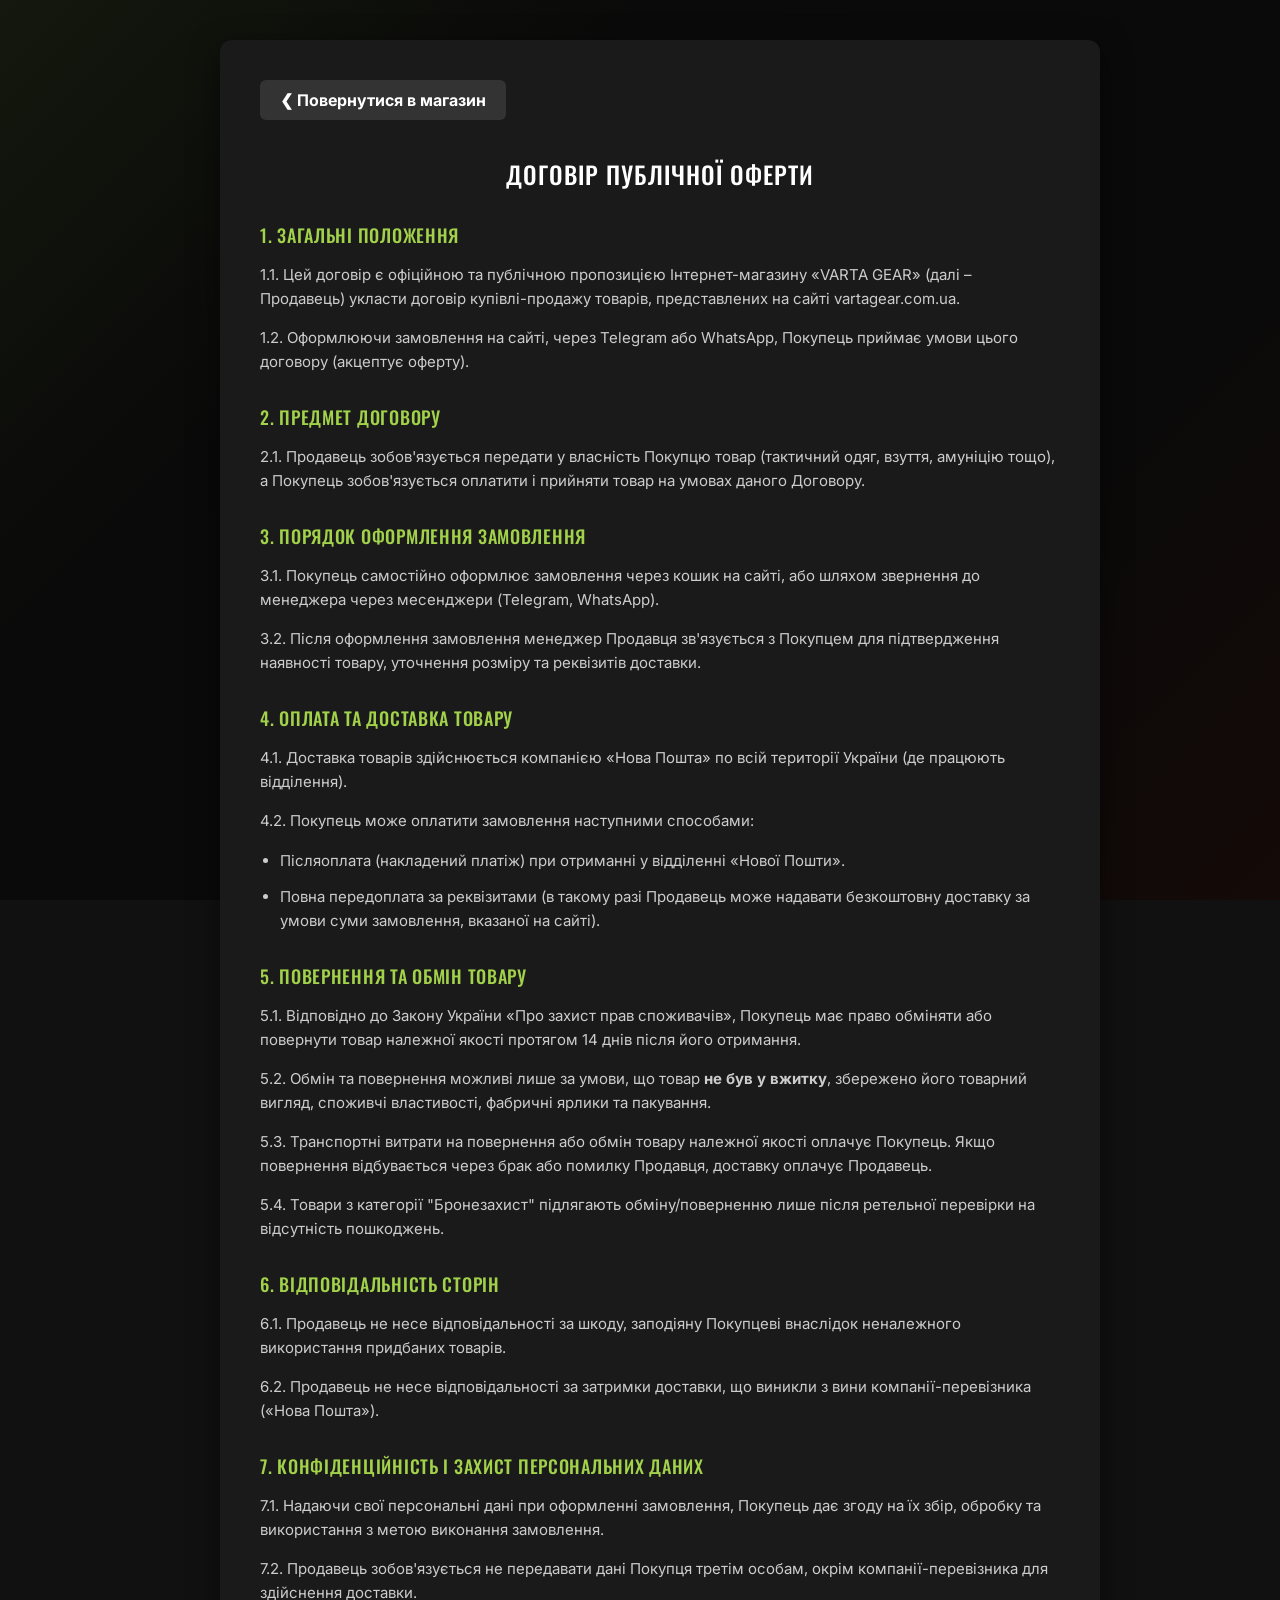
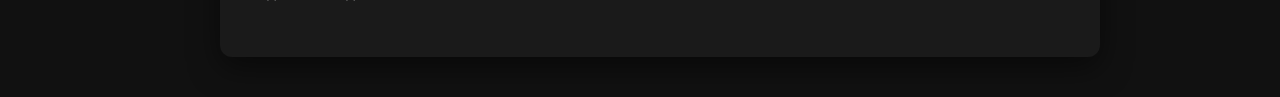
<file: offer.html>
<!DOCTYPE html>
<html lang="uk">
<head>
    <meta charset="UTF-8">
    <meta name="viewport" content="width=device-width, initial-scale=1.0">
    <title>Договір публічної оферти | VARTA GEAR</title>
    <link href="https://fonts.googleapis.com/css2?family=Inter:wght@400;600;700;800;900&family=Oswald:wght@500;700&display=swap" rel="stylesheet">
    <link rel="stylesheet" href="style.css">
    <style>
        .legal-page { background: #111; color: #eee; min-height: 100vh; padding: 40px 20px; font-family: 'Inter', sans-serif; }
        .legal-container { max-width: 800px; margin: 0 auto; background: #1a1a1a; padding: 40px; border-radius: 12px; box-shadow: 0 10px 30px rgba(0,0,0,0.5); }
        .legal-container h1 { text-align: center; margin-bottom: 30px; color: #fff; font-size: 24px; }
        .legal-container h2 { margin-top: 30px; margin-bottom: 15px; color: var(--mono-lime, #A2D24A); font-size: 18px; text-transform: uppercase; }
        .legal-container p, .legal-container li { margin-bottom: 12px; font-size: 15px; line-height: 1.6; color: #ccc; }
        .legal-container ul { padding-left: 20px; }
        .back-btn { display: inline-block; margin-bottom: 20px; color: #fff; text-decoration: none; font-weight: bold; background: #333; padding: 10px 20px; border-radius: 6px; }
        .back-btn:hover { background: #444; }
    </style>
</head>
<body class="legal-page">

    <div class="legal-container">
        <a href="index.html" class="back-btn">❮ Повернутися в магазин</a>
        
        <h1>ДОГОВІР ПУБЛІЧНОЇ ОФЕРТИ</h1>
        
        <h2>1. Загальні положення</h2>
        <p>1.1. Цей договір є офіційною та публічною пропозицією Інтернет-магазину «VARTA GEAR» (далі – Продавець) укласти договір купівлі-продажу товарів, представлених на сайті vartagear.com.ua.</p>
        <p>1.2. Оформлюючи замовлення на сайті, через Telegram або WhatsApp, Покупець приймає умови цього договору (акцептує оферту).</p>

        <h2>2. Предмет договору</h2>
        <p>2.1. Продавець зобов'язується передати у власність Покупцю товар (тактичний одяг, взуття, амуніцію тощо), а Покупець зобов'язується оплатити і прийняти товар на умовах даного Договору.</p>

        <h2>3. Порядок оформлення замовлення</h2>
        <p>3.1. Покупець самостійно оформлює замовлення через кошик на сайті, або шляхом звернення до менеджера через месенджери (Telegram, WhatsApp).</p>
        <p>3.2. Після оформлення замовлення менеджер Продавця зв'язується з Покупцем для підтвердження наявності товару, уточнення розміру та реквізитів доставки.</p>

        <h2>4. Оплата та доставка товару</h2>
        <p>4.1. Доставка товарів здійснюється компанією «Нова Пошта» по всій території України (де працюють відділення).</p>
        <p>4.2. Покупець може оплатити замовлення наступними способами:</p>
        <ul>
            <li>Післяоплата (накладений платіж) при отриманні у відділенні «Нової Пошти».</li>
            <li>Повна передоплата за реквізитами (в такому разі Продавець може надавати безкоштовну доставку за умови суми замовлення, вказаної на сайті).</li>
        </ul>

        <h2>5. Повернення та обмін товару</h2>
        <p>5.1. Відповідно до Закону України «Про захист прав споживачів», Покупець має право обміняти або повернути товар належної якості протягом 14 днів після його отримання.</p>
        <p>5.2. Обмін та повернення можливі лише за умови, що товар <strong>не був у вжитку</strong>, збережено його товарний вигляд, споживчі властивості, фабричні ярлики та пакування.</p>
        <p>5.3. Транспортні витрати на повернення або обмін товару належної якості оплачує Покупець. Якщо повернення відбувається через брак або помилку Продавця, доставку оплачує Продавець.</p>
        <p>5.4. Товари з категорії "Бронезахист" підлягають обміну/поверненню лише після ретельної перевірки на відсутність пошкоджень.</p>

        <h2>6. Відповідальність сторін</h2>
        <p>6.1. Продавець не несе відповідальності за шкоду, заподіяну Покупцеві внаслідок неналежного використання придбаних товарів.</p>
        <p>6.2. Продавець не несе відповідальності за затримки доставки, що виникли з вини компанії-перевізника («Нова Пошта»).</p>

        <h2>7. Конфіденційність і захист персональних даних</h2>
        <p>7.1. Надаючи свої персональні дані при оформленні замовлення, Покупець дає згоду на їх збір, обробку та використання з метою виконання замовлення.</p>
        <p>7.2. Продавець зобов'язується не передавати дані Покупця третім особам, окрім компанії-перевізника для здійснення доставки.</p>
    </div>

</body>
</html>
</file>
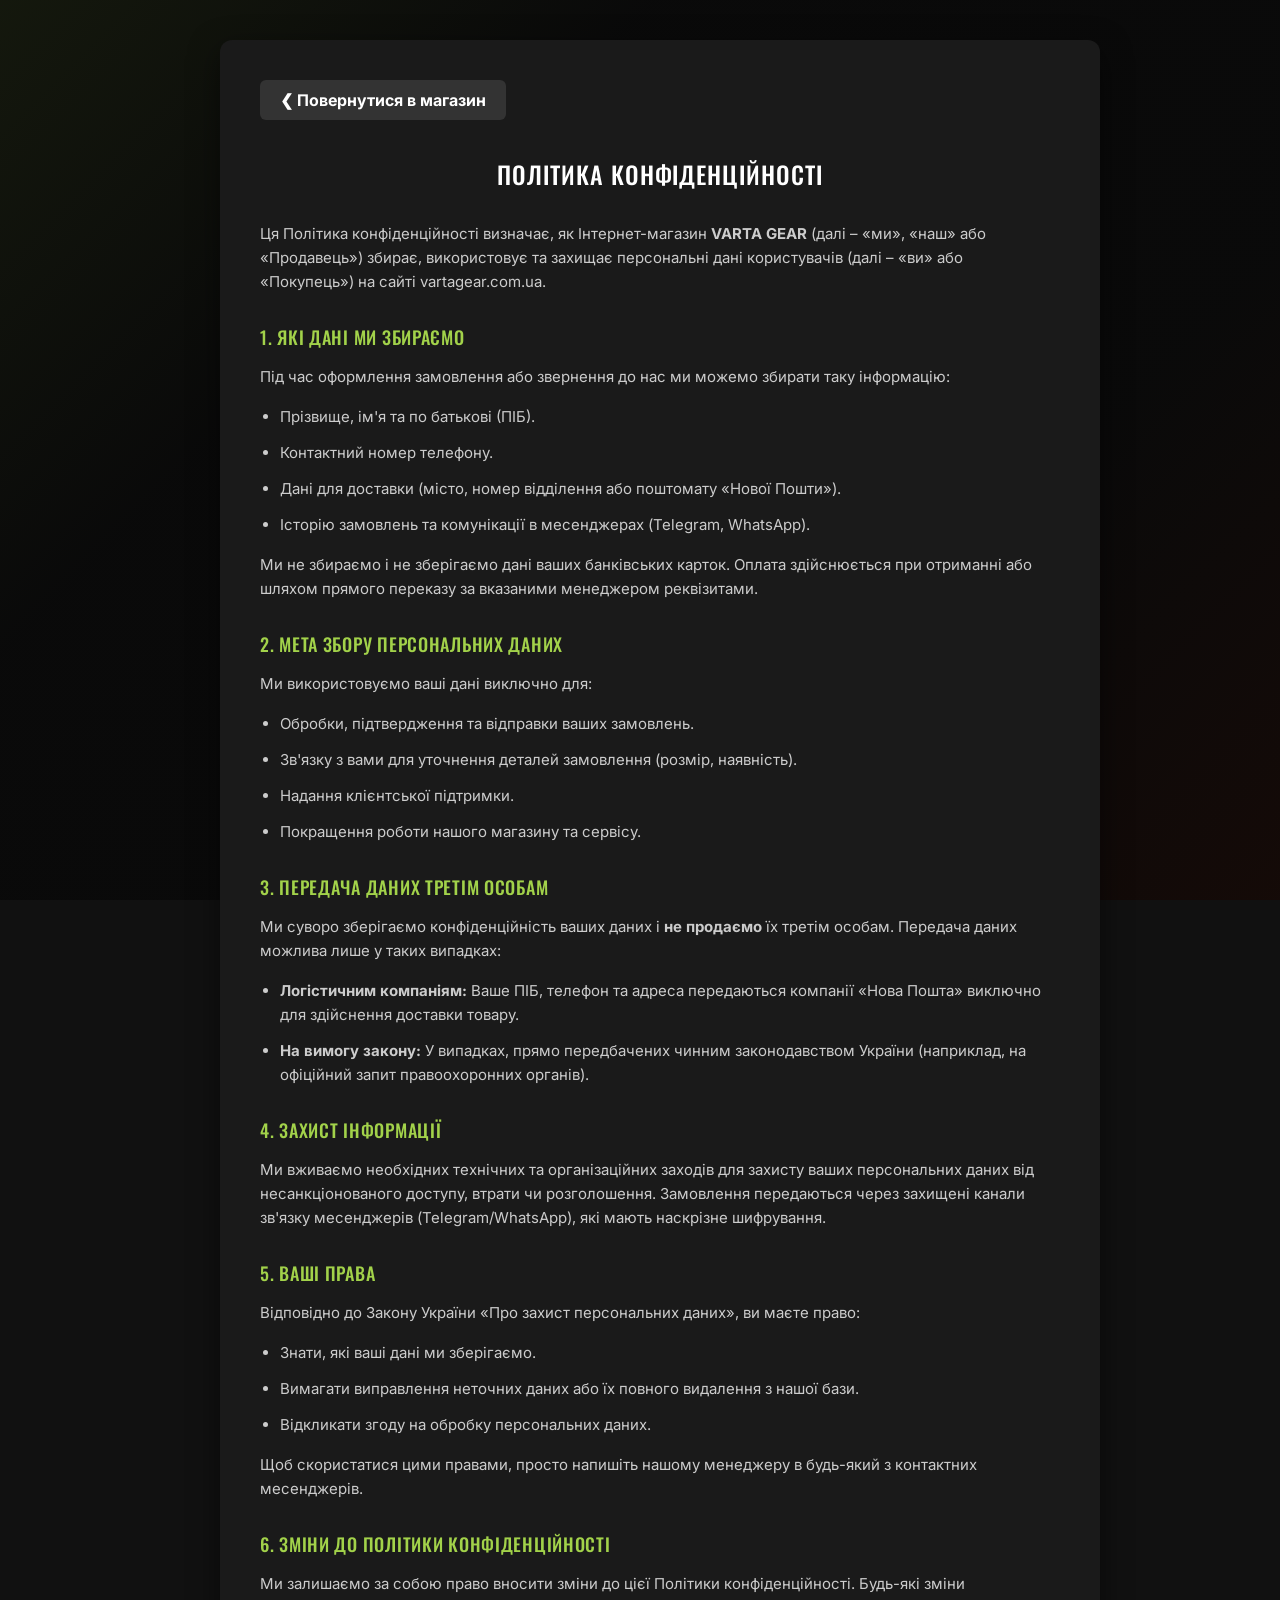
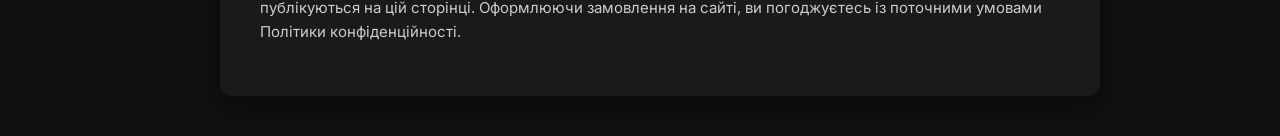
<file: privacy.html>
<!DOCTYPE html>
<html lang="uk">
<head>
    <meta charset="UTF-8">
    <meta name="viewport" content="width=device-width, initial-scale=1.0">
    <title>Політика конфіденційності | VARTA GEAR</title>
    <link href="https://fonts.googleapis.com/css2?family=Inter:wght@400;600;700;800;900&family=Oswald:wght@500;700&display=swap" rel="stylesheet">
    <link rel="stylesheet" href="style.css">
    <style>
        .legal-page { background: #111; color: #eee; min-height: 100vh; padding: 40px 20px; font-family: 'Inter', sans-serif; }
        .legal-container { max-width: 800px; margin: 0 auto; background: #1a1a1a; padding: 40px; border-radius: 12px; box-shadow: 0 10px 30px rgba(0,0,0,0.5); }
        .legal-container h1 { text-align: center; margin-bottom: 30px; color: #fff; font-size: 24px; }
        .legal-container h2 { margin-top: 30px; margin-bottom: 15px; color: var(--mono-lime, #A2D24A); font-size: 18px; text-transform: uppercase; }
        .legal-container p, .legal-container li { margin-bottom: 12px; font-size: 15px; line-height: 1.6; color: #ccc; }
        .legal-container ul { padding-left: 20px; }
        .back-btn { display: inline-block; margin-bottom: 20px; color: #fff; text-decoration: none; font-weight: bold; background: #333; padding: 10px 20px; border-radius: 6px; transition: 0.3s; }
        .back-btn:hover { background: #444; }
    </style>
</head>
<body class="legal-page">

    <div class="legal-container">
        <a href="index.html" class="back-btn">❮ Повернутися в магазин</a>
        
        <h1>ПОЛІТИКА КОНФІДЕНЦІЙНОСТІ</h1>
        
        <p>Ця Політика конфіденційності визначає, як Інтернет-магазин <strong>VARTA GEAR</strong> (далі – «ми», «наш» або «Продавець») збирає, використовує та захищає персональні дані користувачів (далі – «ви» або «Покупець») на сайті vartagear.com.ua.</p>

        <h2>1. Які дані ми збираємо</h2>
        <p>Під час оформлення замовлення або звернення до нас ми можемо збирати таку інформацію:</p>
        <ul>
            <li>Прізвище, ім'я та по батькові (ПІБ).</li>
            <li>Контактний номер телефону.</li>
            <li>Дані для доставки (місто, номер відділення або поштомату «Нової Пошти»).</li>
            <li>Історію замовлень та комунікації в месенджерах (Telegram, WhatsApp).</li>
        </ul>
        <p>Ми не збираємо і не зберігаємо дані ваших банківських карток. Оплата здійснюється при отриманні або шляхом прямого переказу за вказаними менеджером реквізитами.</p>

        <h2>2. Мета збору персональних даних</h2>
        <p>Ми використовуємо ваші дані виключно для:</p>
        <ul>
            <li>Обробки, підтвердження та відправки ваших замовлень.</li>
            <li>Зв'язку з вами для уточнення деталей замовлення (розмір, наявність).</li>
            <li>Надання клієнтської підтримки.</li>
            <li>Покращення роботи нашого магазину та сервісу.</li>
        </ul>

        <h2>3. Передача даних третім особам</h2>
        <p>Ми суворо зберігаємо конфіденційність ваших даних і <strong>не продаємо</strong> їх третім особам. Передача даних можлива лише у таких випадках:</p>
        <ul>
            <li><strong>Логістичним компаніям:</strong> Ваше ПІБ, телефон та адреса передаються компанії «Нова Пошта» виключно для здійснення доставки товару.</li>
            <li><strong>На вимогу закону:</strong> У випадках, прямо передбачених чинним законодавством України (наприклад, на офіційний запит правоохоронних органів).</li>
        </ul>

        <h2>4. Захист інформації</h2>
        <p>Ми вживаємо необхідних технічних та організаційних заходів для захисту ваших персональних даних від несанкціонованого доступу, втрати чи розголошення. Замовлення передаються через захищені канали зв'язку месенджерів (Telegram/WhatsApp), які мають наскрізне шифрування.</p>

        <h2>5. Ваші права</h2>
        <p>Відповідно до Закону України «Про захист персональних даних», ви маєте право:</p>
        <ul>
            <li>Знати, які ваші дані ми зберігаємо.</li>
            <li>Вимагати виправлення неточних даних або їх повного видалення з нашої бази.</li>
            <li>Відкликати згоду на обробку персональних даних.</li>
        </ul>
        <p>Щоб скористатися цими правами, просто напишіть нашому менеджеру в будь-який з контактних месенджерів.</p>

        <h2>6. Зміни до Політики конфіденційності</h2>
        <p>Ми залишаємо за собою право вносити зміни до цієї Політики конфіденційності. Будь-які зміни публікуються на цій сторінці. Оформлюючи замовлення на сайті, ви погоджуєтесь із поточними умовами Політики конфіденційності.</p>
    </div>

</body>
</html>
</file>
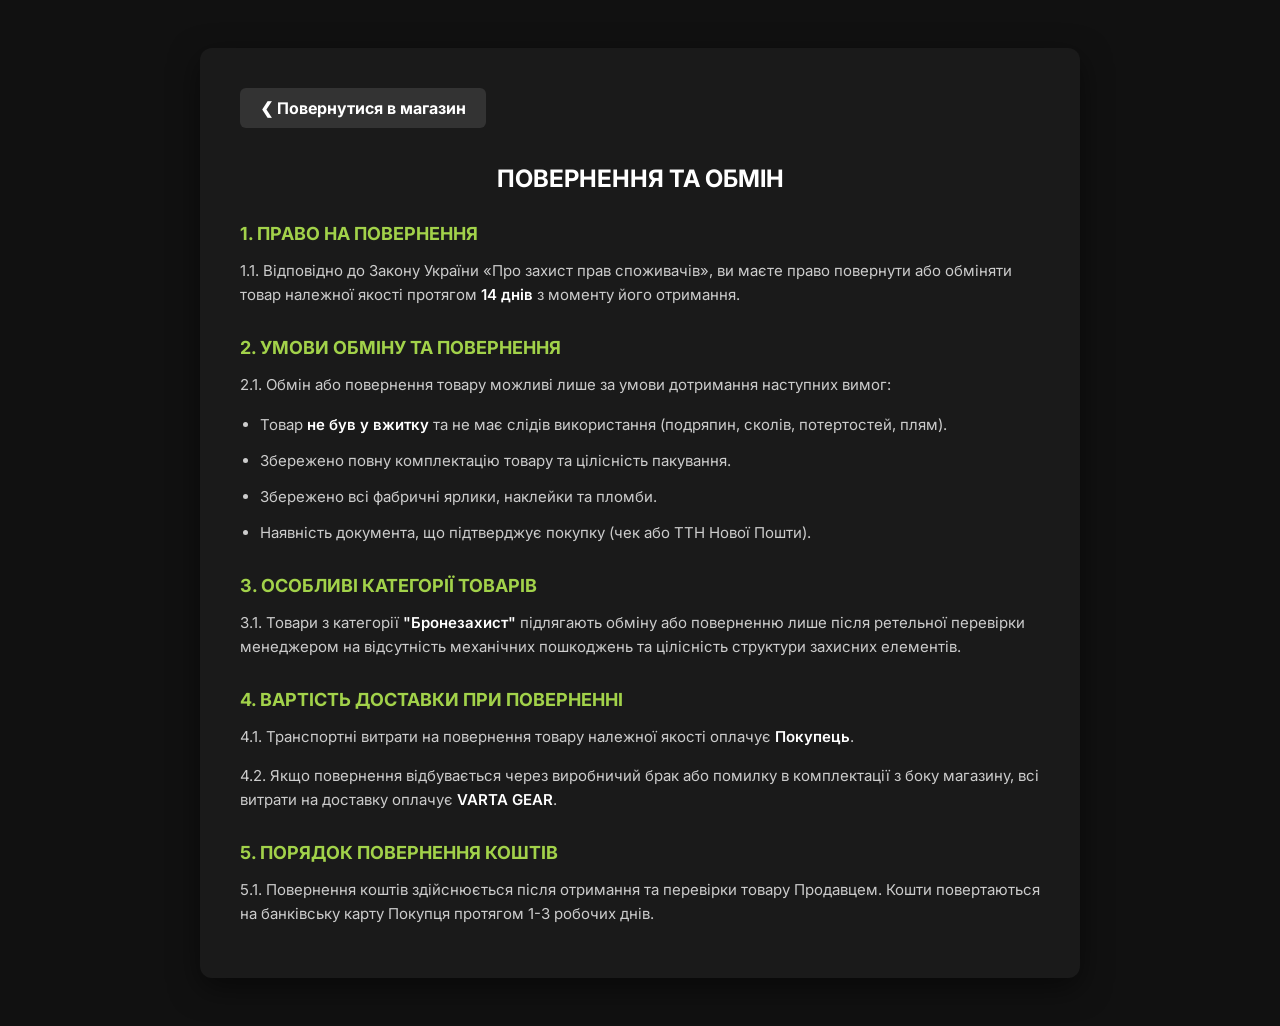
<file: returns.html>
<!DOCTYPE html>
<html lang="uk">
<head>
    <meta charset="UTF-8">
    <meta name="viewport" content="width=device-width, initial-scale=1.0">
    <title>Повернення та обмін | VARTA GEAR</title>
    <link href="https://fonts.googleapis.com/css2?family=Inter:wght@400;600;700;800;900&family=Oswald:wght@500;700&display=swap" rel="stylesheet">
    <style>
        .legal-page { background: #111; color: #eee; min-height: 100vh; padding: 40px 20px; font-family: 'Inter', sans-serif; }
        .legal-container { max-width: 800px; margin: 0 auto; background: #1a1a1a; padding: 40px; border-radius: 12px; box-shadow: 0 10px 30px rgba(0,0,0,0.5); }
        .legal-container h1 { text-align: center; margin-bottom: 30px; color: #fff; font-size: 24px; text-transform: uppercase; }
        .legal-container h2 { margin-top: 30px; margin-bottom: 15px; color: #A2D24A; font-size: 18px; text-transform: uppercase; }
        .legal-container p, .legal-container li { margin-bottom: 12px; font-size: 15px; line-height: 1.6; color: #ccc; }
        .legal-container ul { padding-left: 20px; }
        .back-btn { display: inline-block; margin-bottom: 20px; color: #fff; text-decoration: none; font-weight: bold; background: #333; padding: 10px 20px; border-radius: 6px; }
        .back-btn:hover { background: #444; }
        .highlight { color: #fff; font-weight: 600; }
    </style>
</head>
<body class="legal-page">

    <div class="legal-container">
        <a href="index.html" class="back-btn">❮ Повернутися в магазин</a>
        
        <h1>Повернення та обмін</h1>
        
        <h2>1. Право на повернення</h2>
        <p>1.1. Відповідно до Закону України «Про захист прав споживачів», ви маєте право повернути або обміняти товар належної якості протягом <span class="highlight">14 днів</span> з моменту його отримання.</p>

        <h2>2. Умови обміну та повернення</h2>
        <p>2.1. Обмін або повернення товару можливі лише за умови дотримання наступних вимог:</p>
        <ul>
            <li>Товар <span class="highlight">не був у вжитку</span> та не має слідів використання (подряпин, сколів, потертостей, плям).</li>
            <li>Збережено повну комплектацію товару та цілісність пакування.</li>
            <li>Збережено всі фабричні ярлики, наклейки та пломби.</li>
            <li>Наявність документа, що підтверджує покупку (чек або ТТН Нової Пошти).</li>
        </ul>

        <h2>3. Особливі категорії товарів</h2>
        <p>3.1. Товари з категорії <span class="highlight">"Бронезахист"</span> підлягають обміну або поверненню лише після ретельної перевірки менеджером на відсутність механічних пошкоджень та цілісність структури захисних елементів.</p>

        <h2>4. Вартість доставки при поверненні</h2>
        <p>4.1. Транспортні витрати на повернення товару належної якості оплачує <span class="highlight">Покупець</span>.</p>
        <p>4.2. Якщо повернення відбувається через виробничий брак або помилку в комплектації з боку магазину, всі витрати на доставку оплачує <span class="highlight">VARTA GEAR</span>.</p>

        <h2>5. Порядок повернення коштів</h2>
        <p>5.1. Повернення коштів здійснюється після отримання та перевірки товару Продавцем. Кошти повертаються на банківську карту Покупця протягом 1-3 робочих днів.</p>
    </div>

</body>
</html>
</file>
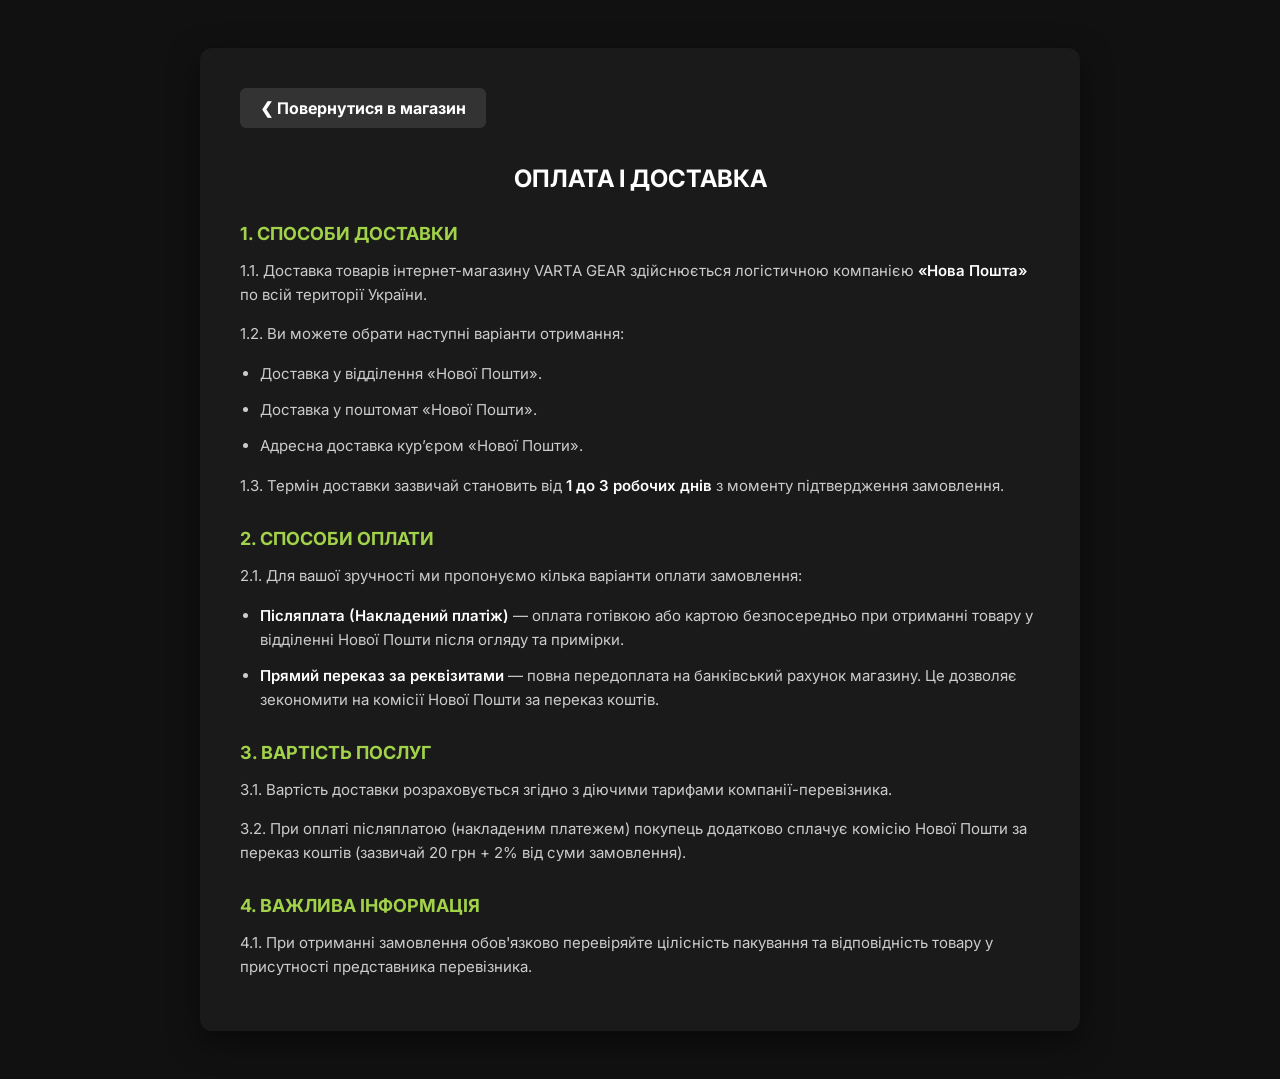
<file: shipping.html>
<!DOCTYPE html>
<html lang="uk">
<head>
    <meta charset="UTF-8">
    <meta name="viewport" content="width=device-width, initial-scale=1.0">
    <title>Оплата і доставка | VARTA GEAR</title>
    <link href="https://fonts.googleapis.com/css2?family=Inter:wght@400;600;700;800;900&family=Oswald:wght@500;700&display=swap" rel="stylesheet">
    <style>
        .legal-page { background: #111; color: #eee; min-height: 100vh; padding: 40px 20px; font-family: 'Inter', sans-serif; }
        .legal-container { max-width: 800px; margin: 0 auto; background: #1a1a1a; padding: 40px; border-radius: 12px; box-shadow: 0 10px 30px rgba(0,0,0,0.5); }
        .legal-container h1 { text-align: center; margin-bottom: 30px; color: #fff; font-size: 24px; text-transform: uppercase; }
        .legal-container h2 { margin-top: 30px; margin-bottom: 15px; color: #A2D24A; font-size: 18px; text-transform: uppercase; }
        .legal-container p, .legal-container li { margin-bottom: 12px; font-size: 15px; line-height: 1.6; color: #ccc; }
        .legal-container ul { padding-left: 20px; }
        .back-btn { display: inline-block; margin-bottom: 20px; color: #fff; text-decoration: none; font-weight: bold; background: #333; padding: 10px 20px; border-radius: 6px; }
        .back-btn:hover { background: #444; }
        .highlight { color: #fff; font-weight: 600; }
    </style>
</head>
<body class="legal-page">

    <div class="legal-container">
        <a href="index.html" class="back-btn">❮ Повернутися в магазин</a>
        
        <h1>Оплата і доставка</h1>
        
        <h2>1. Способи доставки</h2>
        <p>1.1. Доставка товарів інтернет-магазину VARTA GEAR здійснюється логістичною компанією <span class="highlight">«Нова Пошта»</span> по всій території України.</p>
        <p>1.2. Ви можете обрати наступні варіанти отримання:</p>
        <ul>
            <li>Доставка у відділення «Нової Пошти».</li>
            <li>Доставка у поштомат «Нової Пошти».</li>
            <li>Адресна доставка кур’єром «Нової Пошти».</li>
        </ul>
        <p>1.3. Термін доставки зазвичай становить від <span class="highlight">1 до 3 робочих днів</span> з моменту підтвердження замовлення.</p>

        <h2>2. Способи оплати</h2>
        <p>2.1. Для вашої зручності ми пропонуємо кілька варіанти оплати замовлення:</p>
        <ul>
            <li><span class="highlight">Післяплата (Накладений платіж)</span> — оплата готівкою або картою безпосередньо при отриманні товару у відділенні Нової Пошти після огляду та примірки.</li>
            <li><span class="highlight">Прямий переказ за реквізитами</span> — повна передоплата на банківський рахунок магазину. Це дозволяє зекономити на комісії Нової Пошти за переказ коштів.</li>
        </ul>

        <h2>3. Вартість послуг</h2>
        <p>3.1. Вартість доставки розраховується згідно з діючими тарифами компанії-перевізника.</p>
        <p>3.2. При оплаті післяплатою (накладеним платежем) покупець додатково сплачує комісію Нової Пошти за переказ коштів (зазвичай 20 грн + 2% від суми замовлення).</p>

        <h2>4. Важлива інформація</h2>
        <p>4.1. При отриманні замовлення обов'язково перевіряйте цілісність пакування та відповідність товару у присутності представника перевізника.</p>
    </div>

</body>
</html>
</file>
<file: style.css>
/* =================== ЗМІННІ КОЛЬОРІВ =================== */
/* =================== ЗМІННІ КОЛЬОРІВ ТА НАЛАШТУВАНЬ =================== */
:root {
    /* Кольори */
    --bg-black: #0c0c0c;
    --card-gray: #161616;
    --border-gray: #2a2a2a;
    --text-white: #FFFFFF;
    --mono-lime: #a2d24a;
    --sale: #ff3300;      

    /* Системні змінні (Нове) */
    --transition-speed: 0.3s ease;
    --border-radius-main: 12px;   /* Для банерів, карток, панелей */
    --border-radius-btn: 8px;     /* Для кнопок та дрібних елементів */
    
    /* Тіні (Нове) */
    --shadow-glow: 0 0 15px rgba(162, 210, 74, 0.2); /* Неонове світіння */
    --shadow-card: 0 8px 20px rgba(0, 0, 0, 0.5);    /* Темна тінь для карток */
}

/* =================== БАЗОВІ СТИЛІ ТА ТАКТИЧНИЙ ФОН =================== */
html { scroll-behavior: smooth; }

body {
    background-color: #080808;
    color: var(--text-white);
    margin: 0;
    font-family: 'Inter', sans-serif;
    overflow-x: hidden;
    user-select: none;
    -webkit-user-select: none;
    cursor: default;
}

/* ФІКС ЛАГІВ ПРИ СКРОЛІ: Фон на окремому апаратному шарі */
/* ФІКС ЛАГІВ ПРИ СКРОЛІ: Оптимізований фон на відеокарті */
body::before {
    content: '';
    position: fixed;
    top: 0; left: 0;
    width: 100vw; height: 100vh;
    z-index: -100;
    pointer-events: none;
    
    /* ОПТИМІЗАЦІЯ: 1 лінійний градієнт + текстура (Зменшує навантаження на процесор) */
    background-color: #080808;
    background-image: 
        linear-gradient(135deg, rgba(162, 210, 74, 0.08) 0%, rgba(10, 10, 10, 0.8) 30%, rgba(10, 10, 10, 0.9) 70%, rgba(255, 51, 0, 0.05) 100%),
        url('https://www.transparenttextures.com/patterns/fabric-of-the-nation.png');
    background-size: 100% 100%, 280px 280px;
    
    /* Примусове використання відеокарти (GPU) */
    will-change: transform;
    transform: translateZ(0);
}

/* Дозволяємо виділення та курсор лише в полях введення */
input, textarea, .search-box input {
    user-select: text !important;
    -webkit-user-select: text !important;
    cursor: text !important;
}
/* =================== КАСТОМНИЙ СКРОЛБАР =================== */
::-webkit-scrollbar {
    width: 8px; /* Ширина повзунка */
    height: 8px; /* Висота для горизонтального скролу, якщо з'явиться */
}

::-webkit-scrollbar-track {
    background: #080808; /* Глибокий темний фон треку */
}

::-webkit-scrollbar-thumb {
    background: #222222; /* Стриманий колір повзунка за замовчуванням */
    border-radius: 4px;
    border: 1px solid #111111;
}

::-webkit-scrollbar-thumb:hover {
    background: var(--mono-lime); /* Яскравий неоновий колір при наведенні */
    box-shadow: 0 0 10px var(--mono-lime);
}
.header {
    background: rgba(12, 12, 12, 0.75); 
    backdrop-filter: blur(12px);        
    -webkit-backdrop-filter: blur(12px);
    height: 90px;
    border-bottom: 1px solid rgba(42, 42, 42, 0.5); 
    position: fixed; 
    top: 0;
    left: 0;
    width: 100%;
    z-index: 2000;
    display: flex;
    align-items: center;
    box-shadow: 0 4px 20px rgba(0,0,0,0.8);
    transition: transform 0.3s cubic-bezier(0.4, 0, 0.2, 1), background 0.3s; /* Додано анімацію */
}

/* Клас, який ховатиме шапку */
.header.hide-header {
    transform: translateY(-100%);
}

.header-inner {
    width: 100%;
    max-width: 1200px;
    margin: 0 auto;
    display: flex;
    justify-content: space-between; /* Розносить іконки по краях */
    align-items: center;
    padding: 0 15px;
    position: relative; /* Щоб логотип міг зачепитися за центр */
}



/* Блок іконок справа (Обране + Кошик) */
.header-actions {
    display: flex;
    gap: 10px;
    align-items: center;
}

/* ВІДСТУП КОНТЕНТУ (Щоб товари не ховалися під шапку) */
/* ================= ВІДСТУП КОНТЕНТУ (Щоб пошук не ховався під шапку) ================= */
.main-search-wrapper { 
    padding-top: 110px !important; 
}

.main-container {
    padding-top: 0 !important; /* Забираємо відступ звідси */
}

/* АДАПТАЦІЯ ДЛЯ ТЕЛЕФОНУ (Щоб нічого не налізало) */
@media (max-width: 768px) {
    .header {
        height: 75px;
    }
    
    /* Відступ для пошуку на телефоні */
    .main-search-wrapper { 
        padding-top: 95px !important; 
    }
    .main-container {
        padding-top: 0 !important;
    }

    .flag-ua, .emblem-ua {
        font-size: 16px !important;
    }
    .nav-icon {
        width: 38px !important;
        height: 38px !important;
        font-size: 16px !important;
    }
}

/* Твої стилі лого та іконок (залишаю як були) */
.logo-main .accent { color: var(--mono-lime); }
.logo-sub { font-size: 10px; color: #888; font-weight: 600; letter-spacing: 0.5px; margin-top: 5px; text-transform: none; }
.flag-ua, .emblem-ua { font-size: 20px; filter: drop-shadow(0 0 5px rgba(0,0,0,0.5)); }

.nav-icon {
    background: var(--card-gray); border: 1px solid var(--border-gray); color: #fff;
    width: 45px; height: 45px; border-radius: 12px; cursor: pointer; position: relative;
    display: flex; align-items: center; justify-content: center; font-size: 18px; transition: 0.3s;
}
.nav-icon:hover { border-color: var(--mono-lime); color: var(--mono-lime); box-shadow: 0 0 10px rgba(162, 210, 74, 0.3); }

#cart-count, #wishlist-count {
    position: absolute; top: -5px; right: -5px; background: var(--mono-lime); color: #000;
    font-size: 11px; font-weight: 800; width: 20px; height: 20px; border-radius: 50%;
    display: flex; align-items: center; justify-content: center; box-shadow: 0 0 10px rgba(162, 210, 74, 0.5);
}
/* =================== ПОШУК ТА ФІЛЬТРИ =================== */
.main-search-wrapper { padding: 15px 15px 0 15px; max-width: 600px; margin: 0 auto; }
.search-box { position: relative; width: 100%; }
.search-icon { position: absolute; left: 15px; top: 50%; transform: translateY(-50%); color: #666; font-size: 14px; }
#search-input {
    width: 100%; background: #141414; border: 1px solid var(--border-gray); color: #fff; 
    padding: 14px 20px 14px 40px; border-radius: 30px; font-family: 'Inter', sans-serif; font-size: 14px; outline: none; transition: 0.3s; box-sizing: border-box;
}
#search-input:focus { border-color: var(--mono-lime); box-shadow: 0 0 10px rgba(162, 210, 74, 0.15); }

.quick-filters { display: flex; gap: 10px; padding: 20px 15px; overflow-x: auto; scrollbar-width: none; justify-content: center; }
.quick-filters::-webkit-scrollbar { display: none; }
.filter-tag { background: #1c1c1c; border: 1px solid var(--border-gray); color: #fff; padding: 10px 22px; border-radius: 30px; white-space: nowrap; font-weight: 600; cursor: pointer; transition: 0.3s; font-size: 14px; }
.filter-tag:hover { border-color: var(--mono-lime); }
.filter-tag.active { background: var(--mono-lime); color: #000; border-color: var(--mono-lime); }

/* =================== БЛОК ДОВІРИ (OVALS) =================== */
.trust-signals-container { display: flex; flex-direction: column; gap: 12px; padding: 10px 15px; max-width: 1200px; margin: 0 auto; }
@media (min-width: 768px) { .trust-signals-container { flex-direction: row; justify-content: space-between; padding: 20px 15px; gap: 20px; } }
.trust-oval { background: rgba(20, 20, 20, 0.7); border: 1px solid var(--border-gray); border-radius: 50px; padding: 15px 25px; display: flex; align-items: center; gap: 15px; cursor: pointer; transition: 0.3s ease; flex: 1; position: relative; overflow: hidden; }
.trust-oval:hover { border-color: var(--mono-lime); background: rgba(26, 26, 26, 0.9); transform: translateY(-3px); box-shadow: 0 5px 20px rgba(162, 210, 74, 0.15); }
.trust-icon { color: var(--mono-lime); font-size: 22px; width: 30px; text-align: center; flex-shrink: 0; }
.trust-text { display: flex; flex-direction: column; flex-grow: 1; }
.trust-text strong { color: #fff; font-size: 14px; font-weight: 800; text-transform: uppercase; }
.trust-text span { color: #aaa; font-size: 12px; margin-top: 2px; }
.green-trust-divider { height: 2px; background: linear-gradient(90deg, transparent 0%, var(--mono-lime) 50%, transparent 100%); max-width: 1200px; margin: 15px auto 30px auto; opacity: 0.5; box-shadow: 0 0 10px rgba(162, 210, 74, 0.3); }

/* =================== СІТКА ТОВАРІВ ТА КАРТКИ =================== */
.products-grid { display: grid; grid-template-columns: repeat(2, 1fr); gap: 12px; padding: 0 12px; max-width: 1400px; margin: 0 auto; }
@media (min-width: 768px) { .products-grid { grid-template-columns: repeat(4, 1fr); gap: 15px; padding: 0 15px; } }
@media (min-width: 1024px) { .products-grid { grid-template-columns: repeat(5, 1fr); } }

.card { 
    background: var(--card-gray); 
    border-radius: var(--border-radius-main); /* Змінна заокруглення */
    border: 1px solid var(--border-gray); 
    overflow: hidden; 
    transition: all var(--transition-speed); /* Змінна швидкості */
    cursor: pointer; 
    display: flex; 
    flex-direction: column; 
}
.card:hover { 
    border-color: var(--mono-lime); 
    transform: translateY(-4px); 
    box-shadow: var(--shadow-card); /* Змінна тіні */
}
.card-img-wrap { 
    width: 100%; 
    aspect-ratio: 1 / 1; 
    background: #080808; 
    overflow: hidden; 
    position: relative; 
}

.card-img-wrap img { 
    width: 100%; 
    height: 100%; 
    object-fit: cover; 
    aspect-ratio: 1 / 1; /* ФІКС CLS: Браузер заздалегідь знає пропорції */
    background-color: #111; /* Темна заглушка, поки вантажиться фото */
}
.card-info { padding: 12px; flex-grow: 1; display: flex; flex-direction: column; justify-content: space-between; }
.card-info small { color: #888; font-size: 12px; margin-bottom: 4px; display: block; }
.card h4 { margin: 0 0 8px 0; font-size: 14px; height: 40px; overflow: hidden; line-height: 1.4; font-weight: 600; text-transform: uppercase; }

/* НЕОНОВІ ЦІНИ */
.price-box { font-size: 18px; font-weight: 800; color: var(--mono-lime); margin-bottom: 12px; display: flex; align-items: baseline; gap: 8px; flex-wrap: wrap; }
.old-price { text-decoration: line-through; color: #777; font-size: 13px; font-weight: 500; }
.current-price { font-size: 20px; font-weight: 800; color: var(--mono-lime); transition: 0.3s ease; }
.card:hover .current-price { text-shadow: 0 0 10px rgba(162, 210, 74, 0.8), 0 0 20px rgba(162, 210, 74, 0.4); transform: scale(1.05); display: inline-block; }

.buy-btn-card { background: transparent; border: 1px solid var(--border-gray); color: #fff; width: 100%; padding: 10px; border-radius: 8px; cursor: pointer; font-size: 13px; font-weight: 600; transition: 0.3s; text-transform: uppercase; display: flex; align-items: center; justify-content: center; gap: 6px; }
.buy-btn-card:hover { background: var(--mono-lime); color: #000; border-color: var(--mono-lime); }

/* =================== ТОВАРИ SALE (АКЦЕНТ) =================== */
.sale-card { border: 2px solid var(--sale); box-shadow: 0 0 15px rgba(255, 60, 0, 0.1); z-index: 2; }
.sale-card:hover { border-color: #ff5500; box-shadow: 0 8px 25px rgba(255, 60, 0, 0.3); transform: translateY(-6px) scale(1.02); }
.badge-sale { position: absolute; top: 10px; left: 10px; background: var(--sale); color: #fff; font-weight: 900; padding: 6px 12px; border-radius: 8px; font-size: 13px; z-index: 5; text-transform: uppercase; box-shadow: 0 4px 10px rgba(255, 60, 0, 0.4); display: flex; align-items: center; gap: 6px; animation: pulseSale 2s infinite; }
@keyframes pulseSale { 0% { transform: scale(1); } 50% { transform: scale(1.08); } 100% { transform: scale(1); } }
.price-box-sale { display: flex; flex-direction: column; gap: 2px; }
.price-box-sale .old-price { color: #ff4444; font-size: 14px; font-weight: 600; }
.price-box-sale .current-price { color: var(--mono-lime); font-size: 24px; font-weight: 900; text-shadow: 0 0 10px rgba(162, 210, 74, 0.2); }
.buy-btn-sale { background: rgba(255, 60, 0, 0.1); border: 1px solid var(--sale); color: #fff; }
.buy-btn-sale:hover { background: var(--sale); color: #fff; }

/* =================== ПАГІНАЦІЯ =================== */
.pagination-bar { display: flex; justify-content: center; align-items: center; gap: 8px; padding: 40px 10px; flex-wrap: wrap; }
.page-btn { width: 40px; height: 40px; border-radius: 50%; border: 1px solid var(--border-gray); background: #1c1c1c; color: #fff; cursor: pointer; font-weight: 600; transition: 0.2s; }
.page-btn:hover { border-color: var(--mono-lime); }
.page-btn.active { background: var(--mono-lime); color: #000; border-color: var(--mono-lime); }

/* =================== БОКОВІ ПАНЕЛІ ТА МЕНЮ =================== */
.side-panel { 
    position: fixed; 
    top: 0; 
    left: -100%; 
    width: 85%; 
    max-width: 320px; 
    height: 100dvh; 
    background: rgba(22, 22, 22, 0.85); /* Було #0f0f0f */
    backdrop-filter: blur(15px);        /* ДОДАНО: Розмиття фону */
    -webkit-backdrop-filter: blur(15px);/* ДОДАНО: Підтримка Safari */
    z-index: 2000; 
    transition: 0.4s ease-out; 
    padding: 25px; 
    padding-bottom: 120px !important;
    border-right: 1px solid rgba(42, 42, 42, 0.5); 
    overflow-y: auto; 
    overscroll-behavior: none;
    -webkit-overflow-scrolling: touch; 
}
.side-panel.active { left: 0; }
.side-panel.right { left: auto; right: -100%; border-right: none; border-left: 1px solid var(--border-gray); }
.side-panel.right.active { right: 0; }
#body-overlay { position: fixed; inset: 0; background: rgba(0,0,0,0.85); z-index: 1500; display: none; }
#body-overlay.active { display: block; }
.panel-header { display: flex; justify-content: space-between; align-items: center; margin-bottom: 25px; border-bottom: 1px solid var(--border-gray); padding-bottom: 15px; }
.panel-header h3 { margin: 0; font-size: 18px; text-transform: uppercase; color: #fff; }
.close-btn { background: transparent; border: none; color: #aaa; font-size: 24px; cursor: pointer; transition: 0.2s;}
.close-btn:hover { color: #fff; }

.home-link-sidebar { display: flex; align-items: center; gap: 10px; padding: 12px 15px; background: #1a1a1a; border-radius: 8px; color: #fff; text-decoration: none; font-weight: 700; font-size: 15px; margin-bottom: 20px; transition: 0.3s; border: 1px solid var(--border-gray); }
.home-link-sidebar i { color: var(--mono-lime); font-size: 18px; }
.home-link-sidebar:hover { border-color: var(--mono-lime); background: #222; }

/* Категорії */
.cat-group { margin-bottom: 10px; }
.cat-name-wrapper { display: flex; justify-content: space-between; align-items: center; padding: 12px; background: #1a1a1a; border-radius: 8px; cursor: pointer; border-left: 3px solid transparent; transition: 0.3s; }
.cat-name-wrapper:hover { border-left-color: var(--mono-lime); }
.cat-name { color: var(--mono-lime); font-weight: bold; font-size: 15px; text-transform: uppercase; }
.cat-toggle { color: #fff; transition: transform 0.3s ease; font-size: 12px; }
.cat-group.active .cat-toggle { transform: rotate(180deg); }
.sub-list { max-height: 0; overflow: hidden; transition: max-height 0.4s ease-out; margin-left: 10px; }
.cat-group.active .sub-list { max-height: 1000px; }
.sub-item { padding: 10px 12px; font-size: 14px; color: #aaa; cursor: pointer; border-radius: 6px; transition: 0.2s; text-transform: uppercase; }
.sub-item:hover { color: #fff; background: #222; }
.reset-filters-btn { width: 100%; padding: 12px; background: #1a1a1a; border: 1px solid #333; color: #fff; border-radius: 8px; margin-top: 20px; cursor: pointer; font-weight: bold; }

/* =================== КОШИК ТА ОФОРМЛЕННЯ =================== */
.cart-item { display: flex; justify-content: space-between; align-items: center; padding: 15px 0; border-bottom: 1px solid var(--border-gray); }
.cart-item-info { display: flex; flex-direction: column; gap: 4px; font-size: 14px; }
.cart-item-title { font-weight: 700; color: #fff; line-height: 1.3; text-transform: uppercase; }
.cart-item-meta { color: #888; font-size: 13px; }
.cart-item-price { color: var(--mono-lime); font-weight: 800; font-size: 16px; margin-top: 3px; }
.cart-item-remove { color: #ff4444; cursor: pointer; font-size: 18px; padding: 10px; background: #1a1a1a; border-radius: 8px; transition: 0.2s; }
.cart-item-remove:hover { background: #ff4444; color: #fff; transform: scale(1.05); }

.cart-bottom { margin-top: 15px; border-top: 1px solid var(--border-gray); padding-top: 20px; }
.cart-sum { font-size: 22px; font-weight: 800; color: #fff; margin-bottom: 15px; text-align: center; }
.back-to-cart-btn { background: transparent; border: none; color: var(--mono-lime); cursor: pointer; font-size: 15px; margin-bottom: 20px; padding: 0; font-weight: bold; }
.back-to-cart-btn:hover { color: #fff; }
.checkout-form { display: flex; flex-direction: column; gap: 12px; }
.checkout-form label { font-size: 13px; color: #aaa; font-weight: 600; margin-top: 5px; }
.checkout-form input[type="text"], .checkout-form input[type="tel"] { background: #141414; border: 1px solid var(--border-gray); color: #fff; padding: 14px 15px; border-radius: 10px; font-family: 'Inter', sans-serif; outline: none; transition: 0.3s; font-size: 14px; }
.checkout-form input:focus { border-color: var(--mono-lime); box-shadow: 0 0 8px rgba(162, 210, 74, 0.2); }
.payment-options { display: flex; flex-direction: column; gap: 12px; margin-top: 5px; background: #141414; padding: 15px; border-radius: 10px; border: 1px solid var(--border-gray); }
.radio-label { display: flex; align-items: center; gap: 12px; font-size: 14px; color: #eee; cursor: pointer; }
.radio-label input[type="radio"] { accent-color: var(--mono-lime); width: 18px; height: 18px; cursor: pointer; }
.checkout-actions { margin-top: 25px; display: flex; flex-direction: column; gap: 12px; }
.final-sum { font-size: 20px; font-weight: bold; color: #fff; text-align: center; margin-bottom: 10px; }
.btn-tg, .btn-wa { border: none; padding: 16px; border-radius: 12px; font-weight: 800; color: #fff; cursor: pointer; font-size: 15px; display: flex; align-items: center; justify-content: center; gap: 10px; transition: 0.3s; text-transform: uppercase; }
.btn-tg { background: #2AABEE; } .btn-tg:hover { background: #229ED9; transform: translateY(-2px); }
.btn-wa { background: #25D366; } .btn-wa:hover { background: #128C7E; transform: translateY(-2px); }

/* =================== МОДАЛЬНЕ ВІКНО =================== */
.modal { display: none; position: fixed; inset: 0; background: rgba(0,0,0,0.92); backdrop-filter: blur(8px); z-index: 3000; padding: 10px; overflow-y: auto; align-items: center; justify-content: center; }
.modal-dialog { background: #111; width: 100%; max-width: 900px; border-radius: 16px; border: 1px solid var(--border-gray); overflow: hidden; box-shadow: 0 10px 40px rgba(0,0,0,0.6); margin: auto; }
.modal-header { padding: 15px 20px; border-bottom: 1px solid var(--border-gray); display: flex; justify-content: space-between; align-items: center; }
.modal-header h2 { margin: 0; font-size: 20px; color: #fff; font-weight: 700; text-transform: uppercase; }
.close-modal { color: #888; font-size: 22px; cursor: pointer; background: transparent; transition: 0.3s; user-select: none; width: 40px; height: 40px; display: flex; align-items: center; justify-content: center; border-radius: 50%; }
.close-modal:hover { color: #000; background: var(--mono-lime); }

.modal-body-top { padding: 20px; display: flex; flex-direction: column; gap: 20px; }
@media (min-width: 768px) { .modal-body-top { flex-direction: row; padding: 30px; gap: 30px; align-items: flex-start;} }

.modal-photo-container { flex: 1.2; aspect-ratio: 1/1; background: #080808; border-radius: 12px; border: 1px solid var(--border-gray); overflow: hidden; display: flex; align-items: center; justify-content: center; position: relative; min-height: 300px; }
.modal-photo-container img { width: 100%; height: 100%; max-height: 450px; object-fit: contain; }
.nav-pic { position: absolute; background: rgba(0,0,0,0.6); border: 1px solid #333; color: #fff; width: 44px; height: 44px; border-radius: 50%; cursor: pointer; z-index: 10; font-size: 16px; display: flex; align-items: center; justify-content: center; transition: 0.3s; user-select: none; }
.nav-pic:hover { background: var(--mono-lime); color: #000; border-color: var(--mono-lime); }
.prev { left: 10px; } .next { right: 10px; }

.modal-actions-area { flex: 1; display: flex; flex-direction: column; gap: 15px; }
.thumb-list { display: flex; gap: 10px; overflow-x: auto; padding: 5px 0 10px 0; scrollbar-width: none; order: 2; }
.thumb-list::-webkit-scrollbar { display: none; }
.thumb-list img { width: 60px; height: 60px; object-fit: cover; border-radius: 8px; cursor: pointer; border: 2px solid transparent; opacity: 0.5; transition: 0.3s; flex-shrink: 0; }
.thumb-list img:hover { opacity: 0.8; }
.thumb-list img.active { opacity: 1; border-color: var(--mono-lime); transform: scale(1.05); }

@media (min-width: 768px) { 
    .thumb-list { order: 0; flex-wrap: wrap; padding: 0; }
    .thumb-list img { width: 65px; height: 65px; } 
}

.modal-price-block { font-size: 28px; font-weight: 800; color: var(--mono-lime); display: flex; align-items: center; gap: 12px; flex-wrap: wrap;}
.modal-old-price { text-decoration: line-through; color: #666; font-size: 18px; font-weight: 500; }
.selector-block { display: flex; flex-direction: column; gap: 8px; }
.selector-block label { color: #888; font-size: 14px; font-weight: 600; text-transform: uppercase;}
.size-dropdown { background: #1a1a1a; border: 1px solid var(--border-gray); color: #fff; padding: 14px; border-radius: 10px; font-size: 15px; cursor: pointer; outline: none; transition: 0.3s; width: 100%; font-family: 'Inter', sans-serif; text-transform: uppercase;}
.size-dropdown:hover, .size-dropdown:focus { border-color: var(--mono-lime); }

.add-to-cart-btn { background: var(--mono-lime); color: #000; border: none; padding: 16px 30px; border-radius: 10px; font-weight: 800; cursor: pointer; text-transform: uppercase; font-size: 15px; transition: 0.3s; margin-top: 10px; width: max-content; min-width: 220px; text-align: center; box-shadow: 0 4px 15px rgba(162, 210, 74, 0.2); }
.add-to-cart-btn:hover { background: #b0e060; transform: translateY(-3px); box-shadow: 0 6px 20px rgba(162, 210, 74, 0.4); }
@media (max-width: 767px) { .add-to-cart-btn { width: 100%; } }

.modal-description-bottom { padding: 0 20px 20px 20px; }
@media (min-width: 768px) { .modal-description-bottom { padding: 0 30px 30px 30px; } }
.desc-header-toggle { display: flex; justify-content: space-between; align-items: center; cursor: pointer; background: #1a1a1a; padding: 15px 20px; border-radius: 12px; border: 1px solid var(--border-gray); transition: 0.3s; }
.desc-header-toggle:hover { border-color: var(--mono-lime); background: #222; }
.desc-title-wrap { display: flex; align-items: center; gap: 10px; }
.desc-title-wrap i { color: var(--mono-lime); font-size: 16px; }
.desc-title-wrap h3 { margin: 0; font-size: 15px; color: #fff; text-transform: uppercase; }
.desc-action-wrap { display: flex; align-items: center; gap: 8px; background: var(--mono-lime); color: #000; padding: 6px 16px; border-radius: 20px; font-size: 12px; font-weight: 800; text-transform: uppercase; transition: 0.3s; box-shadow: 0 4px 10px rgba(162, 210, 74, 0.3); }
.desc-toggle-icon { transition: transform 0.3s; }
.modal-description-bottom.active .desc-action-wrap { background: #111; color: #aaa; border: 1px solid #333; box-shadow: none; padding: 5px 15px; }
.modal-description-bottom.active .desc-action-wrap i { color: var(--sale); }
#modal-desc { max-height: 0; overflow: hidden; transition: max-height 0.4s ease-out; color: #bbb; font-size: 14px; line-height: 1.6; letter-spacing: 0.3px; }
#modal-desc.expanded { max-height: 1000px; padding-top: 15px; }
#modal-desc br { content: ""; display: block; margin-bottom: 8px; }
.modal-description-bottom.active .desc-toggle-icon { transform: rotate(180deg); }
.vendor-label { margin-top: 20px; font-size: 12px; color: #666; font-weight: 600; background: #080808; padding: 8px 12px; border-radius: 6px; display: inline-block; border: 1px solid #1a1a1a; text-transform: uppercase; }

.badge-sale-modal { background: var(--sale); color: #fff; padding: 6px 12px; border-radius: 6px; text-transform: uppercase; box-shadow: 0 0 15px rgba(255, 60, 0, 0.5); display: flex; flex-direction: column; align-items: center; gap: 2px; position: absolute; top: 15px; right: 15px; z-index: 5; line-height: 1; animation: pulseSaleModal 1s infinite alternate; }
@keyframes pulseSaleModal { 0% { transform: scale(1); box-shadow: 0 0 10px rgba(255, 60, 0, 0.3); } 100% { transform: scale(1.05); box-shadow: 0 0 20px rgba(255, 60, 0, 0.7); } }
.sale-line1 { font-size: 11px; font-weight: 800; opacity: 0.9;}
.sale-line2 { font-size: 18px; font-weight: 900;}

/* =================== ФУТЕР (В РЯДОК) =================== */
.site-footer {
    background: rgba(0, 0, 0, 0.6);
    border-top: 1px solid var(--border-gray);
    padding: 40px 15px;
    margin-top: 60px;
}

.footer-inner {
    max-width: 1200px;
    margin: 0 auto;
    display: flex;
    flex-direction: row; 
    justify-content: space-between;
    align-items: stretch;
    gap: 20px;
}

.footer-block {
    background: rgba(18, 18, 18, 0.8);
    border: 1px solid var(--border-gray);
    border-radius: 20px;
    padding: 20px;
    flex: 1;
    text-align: center;
    transition: 0.3s;
    display: flex;
    flex-direction: column;
    justify-content: center;
}

.footer-block:hover { border-color: var(--mono-lime); background: rgba(25, 25, 25, 0.9); }
.footer-block h4 { color: #fff; font-size: 13px; margin: 0 0 15px 0; text-transform: uppercase; letter-spacing: 1px; display: flex; align-items: center; justify-content: center; gap: 8px; }
.footer-block h4 i { color: var(--mono-lime); }

.schedule-items { display: flex; flex-direction: column; gap: 8px; }
.schedule-item { display: flex; justify-content: space-between; padding: 8px 12px; background: rgba(0,0,0,0.3); border-radius: 10px; font-size: 13px; font-weight: 600; }
.schedule-item .hours { color: var(--mono-lime); }

.footer-bottom { max-width: 1200px; margin: 30px auto 0 auto; text-align: center; border-top: 1px dashed #333; padding-top: 20px; }
.slogan { font-weight: 900; font-size: 16px; letter-spacing: 1px; color: #fff; text-shadow: 0 0 10px rgba(255, 255, 255, 0.2); }
.copyright { color: #666; font-size: 13px; font-weight: 500; margin-top: 10px; }

.social-icons { display: flex; justify-content: center; gap: 20px; }
.social-btn { width: 60px; height: 60px; border-radius: 50%; background: #111; border: 2px solid #2a2a2a; color: #888; display: flex; align-items: center; justify-content: center; font-size: 26px; text-decoration: none; transition: all 0.4s cubic-bezier(0.175, 0.885, 0.32, 1.275); user-select: none; }
.social-btn.tg-btn:hover { color: #fff; background: #2AABEE; border-color: #2AABEE; box-shadow: 0 10px 25px rgba(42, 171, 238, 0.5), 0 0 15px rgba(42, 171, 238, 0.8); transform: translateY(-6px) scale(1.15); }
.social-btn.wa-btn:hover { color: #fff; background: #25D366; border-color: #25D366; box-shadow: 0 10px 25px rgba(37, 211, 102, 0.5), 0 0 15px rgba(37, 211, 102, 0.8); transform: translateY(-6px) scale(1.15); }
.social-btn.inst-btn:hover { color: #fff; background: linear-gradient(45deg, #f09433 0%, #e6683c 25%, #dc2743 50%, #cc2366 75%, #bc1888 100%); border-color: transparent; box-shadow: 0 10px 25px rgba(225, 48, 108, 0.5), 0 0 15px rgba(225, 48, 108, 0.8); transform: translateY(-6px) scale(1.15); }
.social-btn.tt-btn:hover { color: #fff; background: #000; border-color: #222; box-shadow: -5px 5px 20px rgba(0, 242, 254, 0.6), 5px -5px 20px rgba(254, 44, 85, 0.6); transform: translateY(-6px) scale(1.15); }

/* =================== АДАПТАЦІЯ ДЛЯ МОБІЛОК =================== */
@media (max-width: 900px) {
    .footer-inner { flex-direction: column; align-items: center; gap: 15px; }
    .footer-block { width: 100%; max-width: 350px; }
}

@media (max-width: 767px) {
    .header { height: 80px; }
    .brand-wrapper { padding: 6px 15px; gap: 8px; }
    .logo-main { font-size: 16px; }
    .logo-sub { font-size: 9px; margin-top: 2px; }
    .flag-ua, .emblem-ua { font-size: 18px; }
    .nav-icon { width: 40px; height: 40px; border-radius: 10px; font-size: 16px; }
    
    .carousel-item { flex: 0 0 170px; width: 170px; }
    .carousel-img { height: 170px; }
    .carousel-header h3 { font-size: 15px; }
    .sale-carousel-section { margin: 15px auto; }
    
    .products-grid { grid-template-columns: repeat(2, 1fr) !important; }
    .sale-card { grid-column: span 1 !important; }
    .sale-card h4 { font-size: 13px; }
    .price-box-sale .current-price { font-size: 20px; }
}

/* =================== КНОПКА ВГОРУ =================== */
#scrollTopBtn {
    display: none; position: fixed; bottom: 25px; right: 20px; z-index: 1000;
    background: var(--mono-lime); color: #000; border: none; border-radius: 50%;
    width: 50px; height: 50px; font-size: 20px; cursor: pointer; box-shadow: 0 4px 15px rgba(162, 210, 74, 0.4);
    transition: 0.3s; align-items: center; justify-content: center;
}
#scrollTopBtn:hover { transform: translateY(-5px); background: #b0e060; }
@media (max-width: 767px) { #scrollTopBtn { width: 45px; height: 45px; bottom: 20px; right: 15px; font-size: 18px; } }

/* =================== SALE 3D CAROUSEL =================== */
/* =================== SALE 3D CAROUSEL (ФІНАЛ) =================== */
.sale-carousel-section {
    max-width: 1200px;
    margin: 30px auto;
    padding: 0 15px;
}

.carousel-header {
    display: flex; justify-content: space-between; align-items: center;
    margin-bottom: 10px; padding: 12px 20px;
    background: linear-gradient(90deg, rgba(255,51,0,0.1) 0%, transparent 100%);
    border-radius: 12px; border-left: 4px solid var(--sale);
}

.carousel-title-group { display: flex; align-items: center; gap: 12px; }
.carousel-title-group h3 { font-size: 20px; color: #fff; margin: 0; text-transform: uppercase; font-weight: 900;}
.carousel-fire-icon { color: var(--sale); font-size: 22px; filter: drop-shadow(0 0 10px rgba(255, 51, 0, 0.8)); animation: firePulse 1.5s infinite alternate; }

.carousel-nav { display: flex; gap: 10px; position: relative; z-index: 100; }
.nav-arrow {
    background: #111; border: 1px solid #444; color: #fff;
    width: 44px; height: 44px; border-radius: 50%; cursor: pointer;
    font-size: 18px; transition: 0.3s; box-shadow: 0 5px 15px rgba(0,0,0,0.5);
}
.nav-arrow:hover { background: var(--sale); border-color: var(--sale); transform: scale(1.1); }

/* МАГІЯ 3D ПРОСТОРУ */
.carousel-3d-viewport {
    position: relative;
    width: 100%;
    height: 400px; /* Висота простору */
    perspective: 1200px;
    overflow: hidden; /* Ховаємо те, що вилазить */
    margin-top: 20px;
}

.carousel-3d-track {
    position: absolute;
    width: 100%;
    height: 100%;
    top: 0; left: 0;
    transform-style: preserve-3d;
}

/* 3D КАРТКА - ФІКС ВИПАДАННЯ ВНИЗ */
.carousel-3d-item {
    position: absolute;
    top: 50%; left: 50%;
    margin-top: -180px; 
    margin-left: -120px; 
    width: 240px;
    height: 360px;
    
    background: var(--card-gray);
    border: 2px solid #333;
    border-radius: 16px;
    overflow: hidden;
    cursor: pointer;
    display: flex; flex-direction: column;
    
    /* ВИДАЛИЛИ will-change, бо він забивав пам'ять Андроїда при скролі! */
    -webkit-transform-style: preserve-3d;
    transform-style: preserve-3d;
    -webkit-backface-visibility: hidden;
    backface-visibility: hidden;
    
    box-shadow: none; /* Тінь вимкнена під час руху */
    transition: transform 0.4s ease-out, opacity 0.4s ease-out;
}

/* Активна картка (отримує тінь ТІЛЬКИ коли зупинилась по центру) */
.carousel-3d-item.active-3d {
    border-color: var(--sale);
    /* Спрощена тінь для Андроїда (без подвійних шарів) */
    box-shadow: 0 10px 25px rgba(255, 51, 0, 0.4); 
}

.carousel-3d-item .carousel-img { width: 100%; height: 220px; object-fit: cover; display: block; }
.carousel-3d-item .carousel-info {
    padding: 10px; text-align: center; flex-grow: 1; display: flex; flex-direction: column; justify-content: center;
    background: linear-gradient(to top, rgba(0,0,0,0.9), rgba(22,22,22,1));
}

.carousel-3d-item h4 { color: #fff; font-size: 13px; margin: 0 0 5px 0; text-transform: uppercase; }

/* Адаптація під мобільні */
@media (max-width: 767px) {
    .carousel-3d-viewport { height: 350px; }
    .carousel-3d-item { 
        width: 200px; height: 300px;
        margin-top: -150px; margin-left: -100px;
    }
    .carousel-3d-item .carousel-img { height: 180px; }
    .carousel-header h3 { font-size: 16px; }
    .nav-arrow { width: 38px; height: 38px; font-size: 14px; }
}

/* =================== ОПТИМІЗАЦІЯ 3D КАРТКИ =================== */
/* =================== ОПТИМІЗОВАНА 3D КАРТКА =================== */
.carousel-3d-item {
    position: absolute;
    top: 50%; left: 50%;
    margin-top: -180px; 
    margin-left: -120px; 
    width: 240px;
    height: 360px;
    
    background: var(--card-gray);
    border: 2px solid #333;
    border-radius: 16px;
    overflow: hidden;
    cursor: pointer;
    display: flex; flex-direction: column;
    
    /* СУПЕР-ФІКС ДЛЯ ANDROID: Вимикаємо базову тінь, бо вона лагає при русі */
    box-shadow: none; 
    
    /* Примусово кидаємо на відеокарту */
    will-change: transform, opacity;
    -webkit-transform-style: preserve-3d;
    transform-style: preserve-3d;
    -webkit-backface-visibility: hidden;
    backface-visibility: hidden;
    
    /* ФІКС ЛАГІВ: Анімуємо ТІЛЬКИ рух і прозорість (ніякого transition: all!) */
    transition: transform 0.4s ease-out, opacity 0.4s ease-out;
}

/* Активна картка (отримує тінь ТІЛЬКИ коли зупинилась по центру) */
.carousel-3d-item.active-3d {
    border-color: var(--sale);
    /* Спрощена тінь для Андроїда (без подвійних шарів) */
    box-shadow: 0 10px 25px rgba(255, 51, 0, 0.4); 
}

.carousel-3d-item .carousel-img { width: 100%; height: 210px; object-fit: cover; display: block; }

.carousel-3d-item .carousel-info {
    padding: 10px 12px; text-align: center; flex-grow: 1; 
    display: flex; flex-direction: column; justify-content: space-between; /* Розподіляє простір */
    background: linear-gradient(to top, rgba(0,0,0,0.95), rgba(22,22,22,1));
}
.carousel-3d-item h4 { color: #fff; font-size: 13px; margin: 0 0 5px 0; text-transform: uppercase; }

/* =================== НЕОНОВА КНОПКА КУПИТИ В КАРУСЕЛІ =================== */
.btn-buy-carousel {
    width: 100%;
    background: rgba(162, 210, 74, 0.1);
    border: 1px solid var(--mono-lime);
    color: var(--mono-lime);
    padding: 8px;
    border-radius: 8px;
    font-weight: 800;
    font-size: 13px;
    cursor: pointer;
    text-transform: uppercase;
    transition: 0.3s;
    display: flex; align-items: center; justify-content: center; gap: 8px;
}

/* Коли картка активна (по центру) - кнопка яскраво світиться зеленим */
.carousel-3d-item.active-3d .btn-buy-carousel {
    background: var(--mono-lime);
    color: #000;
    box-shadow: 0 0 15px rgba(162, 210, 74, 0.5);
}

.carousel-3d-item.active-3d .btn-buy-carousel:hover {
    background: #b0e060;
    transform: translateY(-2px);
    box-shadow: 0 0 20px rgba(162, 210, 74, 0.8);
}

/* =================== АДАПТАЦІЯ ТА ФІКС ЛАГІВ НА МОБІЛЬНОМУ =================== */
@media (max-width: 767px) {
    .carousel-3d-viewport { height: 360px; }
    .carousel-3d-item { 
        width: 200px; height: 320px;
        margin-top: -160px; margin-left: -100px;
        /* ВИМИКАЄМО ВІДДЗЕРКАЛЕННЯ НА ТЕЛЕФОНІ - ГОЛОВНА ПРИЧИНА ЛАГІВ! */
        -webkit-box-reflect: none;
    }
    .carousel-3d-item .carousel-img { height: 170px; }
    .carousel-header h3 { font-size: 16px; }
}

/* =================== ЕФЕКТ ДОТИКУ (ТАЧ) НА КНОПКИ КУПИТИ =================== */
/* Звичайна кнопка в сітці та каруселі */
.buy-btn-card:active,
.carousel-3d-item.active-3d .btn-buy-carousel:active {
    background: var(--mono-lime) !important;
    color: #000 !important;
    border-color: var(--mono-lime) !important;
    transform: scale(0.95) !important; /* Кнопка трохи "протискається" */
    box-shadow: 0 0 25px rgba(162, 210, 74, 0.9) !important;
    transition: 0.05s !important; /* Миттєва реакція на палець */
}

/* Кнопка на товарах SALE (світиться червоним-оранжевим) */
.buy-btn-sale:active {
    background: var(--sale) !important;
    color: #fff !important;
    border-color: var(--sale) !important;
    transform: scale(0.95) !important;
    box-shadow: 0 0 25px rgba(255, 51, 0, 0.9) !important;
    transition: 0.05s !important;
}

/* Фікс для iPhone, щоб :active працював завжди коректно */
body {
    -webkit-tap-highlight-color: transparent;
}

/* =================== TOAST NOTIFICATION =================== */
.toast {
    position: fixed;
    bottom: -100px; /* Сховано за екраном */
    left: 50%;
    transform: translateX(-50%);
    background: rgba(20, 20, 20, 0.95);
    border: 1px solid var(--mono-lime);
    color: #fff;
    padding: 12px 24px;
    border-radius: 50px;
    display: flex;
    align-items: center;
    gap: 10px;
    font-weight: 600;
    font-size: 14px;
    z-index: 9999;
    box-shadow: 0 10px 30px rgba(162, 210, 74, 0.3);
    transition: bottom 0.4s cubic-bezier(0.175, 0.885, 0.32, 1.275);
}
.toast i { color: var(--mono-lime); font-size: 18px; }
.toast.show { bottom: 30px; } /* Виїжджає вгору на 30px від низу екрану */

/* =================== ТОВАРИ: НОВИНКИ (NEW) =================== */
:root {
    --new-color: #FFD700; /* Золотий / Жовтий */
    --new-glow: rgba(255, 215, 0, 0.4);
}

/* Золота рамка та світіння для картки */
.new-card { 
    border: 2px solid var(--new-color); 
    box-shadow: 0 0 15px var(--new-glow); 
    z-index: 2; 
}
.new-card:hover { 
    border-color: #ffea00; 
    box-shadow: 0 8px 25px rgba(255, 215, 0, 0.6); 
    transform: translateY(-6px) scale(1.02); 
}

/* Жовтий бейдж (НОВИНКА) */
.badge-new { 
    position: absolute; top: 10px; left: 10px; 
    background: var(--new-color); color: #000; 
    font-weight: 900; padding: 6px 12px; border-radius: 8px; font-size: 13px; z-index: 5; 
    text-transform: uppercase; box-shadow: 0 4px 10px var(--new-glow); 
    display: flex; align-items: center; gap: 6px; 
    animation: pulseNew 2s infinite; 
}
@keyframes pulseNew { 0% { transform: scale(1); } 50% { transform: scale(1.08); } 100% { transform: scale(1); } }

/* Ціна для новинок */
.price-box-new { display: flex; flex-direction: column; gap: 2px; }
.price-box-new .old-price { color: #888; font-size: 14px; font-weight: 600; text-decoration: line-through; }
.price-box-new .current-price { color: var(--new-color); font-size: 24px; font-weight: 900; text-shadow: 0 0 10px var(--new-glow); }

/* Кнопка КУПИТИ для новинок */
.buy-btn-new { 
    background: rgba(255, 215, 0, 0.1); 
    border: 1px solid var(--new-color); 
    color: var(--new-color); 
}
.buy-btn-new:hover, .buy-btn-new:active { 
    background: var(--new-color) !important; 
    color: #000 !important; 
    border-color: var(--new-color) !important; 
    transform: scale(0.95) !important;
    box-shadow: 0 0 25px rgba(255, 215, 0, 0.8) !important;
}

.page-dots {
    color: #666;
    font-weight: bold;
    padding: 0 10px;
    display: flex;
    align-items: center;
}

/* Стилізація блоку опису в модальному вікні */
#modal-desc {
    font-family: 'Inter', sans-serif; /* Шрифт як у всього сайту */
    font-weight: 600;                /* Робимо шрифт трохи товстішим */
    letter-spacing: 1px;             /* Додаємо простір між літерами для читабельності */
    line-height: 1.6;                /* Збільшуємо міжрядковий інтервал */
    color: #e0e0e0;                  /* Світло-сірий колір тексту */
    
    /* Ефект підсвітки тексту (м'яке неонове сяйво) */
    text-shadow: 0 0 8px rgba(162, 210, 74, 0.3); 
    
    /* Додаткова підсвітка самого блоку */
    background: rgba(162, 210, 74, 0.03);
    padding: 15px;
    border-radius: 8px;
    border-left: 3px solid var(--mono-lime); /* Зелена лінія збоку */
}

/* Якщо текст занадто яскравий, можна додати легкий градієнт */
#modal-desc b, #modal-desc strong {
    color: var(--mono-lime);
    text-shadow: 0 0 12px rgba(162, 210, 74, 0.5);
}

/* =================== СЕКЦІЯ ВІДГУКІВ =================== */
.reviews-section {
    padding: 50px 0;
    margin-top: 30px;
    background: linear-gradient(to bottom, transparent, rgba(162, 210, 74, 0.03), transparent);
    overflow: hidden; /* Важливо, щоб ховати те, що виїхало за екран */
}

.section-title {
    display: flex;
    justify-content: center;
    align-items: center;
    gap: 15px;
    margin-bottom: 35px;
}

.section-title h3 {
    margin: 0;
    font-size: 24px;
    font-weight: 800;
    letter-spacing: 1px;
    color: var(--text-white);
}

/* Контейнер, який створює ефект розчинення країв у темряві */
.reviews-marquee-container {
    width: 100%;
    overflow: hidden;
    position: relative;
    -webkit-mask-image: linear-gradient(to right, transparent, black 10%, black 90%, transparent);
    mask-image: linear-gradient(to right, transparent, black 10%, black 90%, transparent);
}

/* Сама стрічка, що рухається */
.reviews-marquee {
    display: flex;
    gap: 20px;
    width: max-content;
    /* 40s - це швидкість. Можеш зробити більше або менше */
    animation: marqueeScroll 40s linear infinite; 
    padding: 10px 0;
}

/* Зупиняємо стрічку, якщо клієнт навів мишку/тримає палець */
.reviews-marquee:hover {
    animation-play-state: paused;
}

@keyframes marqueeScroll {
    0% { transform: translateX(0); }
    /* Зсуваємо рівно на половину (бо ми дублювали відгуки в JS) */
    100% { transform: translateX(calc(-50% - 10px)); } 
}

/* Дизайн самої картки відгуку */
.review-card {
    background: #111111;
    border: 1px solid #222;
    border-radius: 12px;
    padding: 20px;
    width: 320px; /* Фіксована ширина карток */
    flex-shrink: 0;
    box-shadow: 0 5px 15px rgba(0,0,0,0.5);
    transition: transform 0.3s ease, border-color 0.3s ease, box-shadow 0.3s ease;
}

/* Ефект підсвітки при наведенні */
.review-card:hover {
    transform: translateY(-5px);
    border-color: var(--mono-lime);
    box-shadow: 0 8px 25px rgba(162, 210, 74, 0.15);
}

.review-header {
    display: flex;
    align-items: center;
    gap: 15px;
    margin-bottom: 15px;
    position: relative;
}

.reviewer-avatar {
    width: 45px;
    height: 45px;
    background: rgba(162, 210, 74, 0.1);
    color: var(--mono-lime);
    border-radius: 50%;
    display: flex;
    align-items: center;
    justify-content: center;
    font-size: 20px;
}

.reviewer-info h4 {
    margin: 0 0 5px 0;
    font-size: 16px;
    color: #fff;
}

.stars {
    color: #ffcc00; /* Золоті зірки */
    font-size: 15px;
    letter-spacing: 2px;
}

.quote-icon {
    position: absolute;
    right: 0;
    top: 0;
    font-size: 30px;
    color: rgba(255,255,255,0.03); /* Величезні напівпрозорі лапки на фоні */
}

.review-text {
    color: #aaaaaa;
    font-size: 14px;
    line-height: 1.6;
    margin: 0;
    font-style: italic;
}

/* =================== СТИЛІЗАЦІЯ ОПИСУ ТОВАРУ (HTML з таблицями) =================== */

/* Базовий текст */
#modal-desc {
    font-family: 'Inter', sans-serif;
    color: #d1d1d1;
    font-size: 15px;
    line-height: 1.6;
    background: transparent;
    padding: 0;
    border: none;
    text-shadow: none; 
}

/* Абзаци */
#modal-desc p {
    margin-top: 0;
    margin-bottom: 15px;
}

/* Виділений текст */
#modal-desc strong, #modal-desc b {
    color: #ffffff;
    font-weight: 700;
}

/* ЗАГОЛОВКИ (Тільки вони будуть ВЕЛИКИМИ та ЗЕЛЕНИМИ) */
#modal-desc h2, #modal-desc h3 {
    color: var(--mono-lime);
    text-transform: uppercase; 
    font-size: 18px;
    font-weight: 800;
    margin-top: 30px;
    margin-bottom: 15px;
    border-bottom: 1px solid rgba(162, 210, 74, 0.3);
    padding-bottom: 8px;
    letter-spacing: 1px;
}

/* СПИСКИ (тактичні стрілочки) */
#modal-desc ul {
    list-style: none;
    padding-left: 0;
    margin-bottom: 20px;
}

#modal-desc ul li {
    position: relative;
    padding-left: 22px;
    margin-bottom: 10px;
    color: #e0e0e0;
}

#modal-desc ul li::before {
    content: '▹'; 
    position: absolute;
    left: 0;
    top: -1px;
    color: var(--mono-lime);
    font-size: 18px;
    font-weight: bold;
}

/* =================== ТАБЛИЦЯ РОЗМІРІВ =================== */
#modal-desc figure.table {
    margin: 0;
    width: 100%;
    overflow-x: auto; /* Скрол таблиці на малих екранах */
}

#modal-desc table {
    width: 100%;
    border-collapse: collapse;
    margin-top: 10px;
    margin-bottom: 25px;
    background: #111111;
    border-radius: 8px;
    border: 1px solid #222;
}

#modal-desc th {
    background: rgba(162, 210, 74, 0.1); 
    color: var(--mono-lime);
    padding: 12px 10px;
    text-align: center;
    font-weight: 700;
    border: 1px solid #222;
    text-transform: uppercase;
    font-size: 13px;
    letter-spacing: 0.5px;
}

#modal-desc td {
    padding: 12px 10px;
    border: 1px solid #222;
    color: #ccc;
    text-align: center; 
    font-size: 14px;
}

#modal-desc td:first-child {
    font-weight: 800;
    color: #fff;
    background: #161616;
}

#modal-desc tr:hover td {
    background: rgba(255, 255, 255, 0.02);
}

/* =================== ФІКС ДЛЯ ДОВГИХ ОПИСІВ НА МОБІЛЬНИХ =================== */
.modal-content {
    max-height: 90vh !important; 
    overflow-y: auto !important; 
    overflow-x: hidden;
}

#modal-desc.expanded {
    max-height: none !important; 
    overflow: visible !important;
    padding-bottom: 40px !important; 
}

#modal-desc-container {
    padding-bottom: 20px;
}

/* =================== ДИЗАЙН ДЛЯ "ТОП" =================== */
.badge-top { 
    position: absolute; top: 10px; left: 10px; 
    /* Елітний градієнт синього */
    background: linear-gradient(45deg, #0052D4, #4364F7, #6FB1FC); 
    color: #fff; 
    font-weight: 900; padding: 6px 12px; border-radius: 8px; font-size: 13px; z-index: 5; 
    text-transform: uppercase; 
    box-shadow: 0 4px 15px rgba(67, 100, 247, 0.5); 
    display: flex; align-items: center; gap: 6px; 
    animation: pulseTop 2s infinite; 
}

@keyframes pulseTop { 
    0% { transform: scale(1); } 
    50% { transform: scale(1.06); box-shadow: 0 6px 20px rgba(67, 100, 247, 0.8); } 
    100% { transform: scale(1); } 
}

.card.top-card {
    border: 1px solid #4364F7;
    box-shadow: 0 5px 15px rgba(67, 100, 247, 0.1);
}

.buy-btn-top {
    background: linear-gradient(45deg, #0052D4, #4364F7);
    color: white; 
    border: none;
}

.buy-btn-top:hover {
    box-shadow: 0 5px 15px rgba(67, 100, 247, 0.5);
}

/* =================== УНІВЕРСАЛЬНА СТАРА ЦІНА (ЧЕРВОНА) =================== */
.global-price-box { 
    display: flex; flex-direction: column; gap: 2px; align-items: center;
}

.old-price-global, #modal-old-price { 
    color: #ff3300 !important; /* Яскраво-червоний */
    font-size: 14px; 
    font-weight: 700; 
    text-decoration: line-through; /* Закреслення */
}

#modal-old-price {
    margin-right: 10px;
    font-size: 16px;
}

/* =================== КРОС-СЕЙЛ (З ЦИМ ТАКОЖ КУПУЮТЬ) =================== */
.cross-sell-section {
    margin-top: 30px;
    padding-top: 20px;
    border-top: 1px dashed #333;
}

.cross-sell-title {
    color: #fff;
    font-size: 16px;
    text-transform: uppercase;
    margin-bottom: 15px;
    display: flex;
    align-items: center;
    gap: 8px;
}

.cross-sell-title i {
    color: var(--mono-lime);
}

.cross-sell-grid {
    display: grid;
    grid-template-columns: repeat(2, 1fr);
    gap: 10px;
}

@media (min-width: 768px) {
    .cross-sell-grid {
        grid-template-columns: repeat(4, 1fr);
    }
}

.cs-card {
    background: #111;
    border: 1px solid #222;
    border-radius: 10px;
    overflow: hidden;
    cursor: pointer;
    transition: 0.3s;
}

.cs-card:hover {
    border-color: var(--mono-lime);
    transform: translateY(-3px);
}

.cs-img-wrap {
    width: 100%;
    aspect-ratio: 1/1;
    background: #080808;
    overflow: hidden;
}

.cs-img-wrap img {
    width: 100%;
    height: 100%;
    object-fit: cover;
}

.cs-info {
    padding: 8px;
    text-align: center;
}

.cs-info h4 {
    color: #ccc;
    font-size: 11px;
    margin: 0 0 5px 0;
    height: 30px;
    overflow: hidden;
    text-transform: uppercase;
}

.cs-price {
    color: var(--mono-lime);
    font-weight: 800;
    font-size: 14px;
}

/* =================== ІДЕАЛЬНИЙ ТАКТИЧНИЙ ПРЕЛОАДЕР =================== */
.varta-preloader {
    position: fixed;
    inset: 0;
    width: 100%;
    height: 100%;
    z-index: 999999; /* Найвищий пріоритет */
    display: flex;
    align-items: center;
    justify-content: center;
    overflow: hidden;
    background: #000; /* Резервний чорний */
    
    /* Плавний перехід для приховування */
    transition: opacity 1s ease-out, visibility 1s ease-out;
    opacity: 0;
    visibility: hidden;
}

/* Коли прелоадер активний */
.varta-preloader.active {
    opacity: 1;
    visibility: visible;
}

/* Фон, який повністю заповнює екран тактичним спорядженням */
/* =================== ОНОВЛЕНИЙ ТАКТИЧНИЙ ФОН ПРЕЛОАДА =================== */
/* =================== НАДІЙНИЙ ТАКТИЧНИЙ ФОН (БЕЗ КАРТИНОК) =================== */
.varta-preloader-background {
    position: absolute;
    inset: 0;
    width: 100%;
    height: 100%;
    
    /* 1. Базовий темно-оливковий колір (як на мультикамі) */
    background-color: #2c3321; 
    
    /* 2. Робимо плавний перехід (градієнт) від центру до країв */
    background-image: 
        radial-gradient(circle at 50% 50%, #4a5336 0%, #1a1e12 100%),
        /* 3. Додаємо ефект "тактичної сітки / ріп-стоп" */
        repeating-linear-gradient(
            45deg,
            rgba(200, 100, 0, 0.05) 0px, /* Легкий оранжево-койотовий відтінок */
            rgba(200, 100, 0, 0.05) 2px,
            transparent 2px,
            transparent 6px
        ),
        repeating-linear-gradient(
            -45deg,
            rgba(0, 0, 0, 0.2) 0px,
            rgba(0, 0, 0, 0.2) 2px,
            transparent 2px,
            transparent 6px
        );
    
    background-blend-mode: overlay;
    
    /* Робимо трохи темнішим, щоб білий текст та лаймовий акцент ідеально читалися */
    filter: brightness(0.7) contrast(1.2);
}

.loader-content {
    text-align: center;
    display: flex;
    flex-direction: column;
    align-items: center;
    gap: 15px;
    z-index: 2; /* Поверх фону */
    position: relative;
    color: #fff;
    font-family: 'Inter', sans-serif;
}

/* Назва Varta Gear (Тільки текст) */
.loader-name {
    font-size: 42px; /* Зробимо його великим і чітким */
    font-weight: 900;
    letter-spacing: 2px;
    color: #fff;
    text-transform: uppercase;
    margin: 0;
    filter: drop-shadow(0 0 15px rgba(255, 255, 255, 0.15)); /* М'яке свічення */
    animation: textGlowPulse 2.5s ease-in-out infinite; /* Пульсація */
}

.loader-name span.accent {
    color: var(--mono-lime);
}

/* Статус завантаження (Текст нижче) */
.loader-status {
    color: #888;
    font-size: 14px;
    font-weight: 500;
    text-transform: uppercase;
    letter-spacing: 3px;
    margin-top: 5px;
}

/* Анімація м'якої пульсації назви */
@keyframes textGlowPulse {
    0%, 100% {
        text-shadow: 0 0 10px rgba(255, 255, 255, 0.1), 0 0 20px rgba(162, 210, 74, 0.05);
        transform: scale(1);
    }
    50% {
        text-shadow: 0 0 20px rgba(255, 255, 255, 0.2), 0 0 30px rgba(162, 210, 74, 0.15);
        transform: scale(1.02);
    }
}

/* =================== НОВИЙ ПРЕМІУМ-ДИЗАЙН ЦІН =================== */

/* Ціни на картках (робимо акуратним блоком) */
.global-price-box { 
    display: inline-flex; 
    flex-direction: column; 
    align-items: center; 
    justify-content: center;
    background: #111; /* Темний фон під ціною */
    border: 1px solid #333; /* Акуратна рамка */
    border-radius: 8px; /* Заокруглені кути */
    padding: 8px 15px; 
    margin-bottom: 15px;
    width: max-content;
    box-shadow: 0 4px 10px rgba(0,0,0,0.5);
}

.old-price-global { 
    color: #ff3300 !important; 
    font-size: 13px; 
    font-weight: 700; 
    text-decoration: line-through; 
    margin-bottom: 3px;
    letter-spacing: 0.5px;
}

.current-price { 
    font-size: 20px; 
    font-weight: 900; 
    color: var(--mono-lime); 
    letter-spacing: 1px;
}

/* Ціна в МОДАЛЬНОМУ ВІКНІ (Велика, з рамкою) */
.modal-price-block { 
    display: inline-flex; 
    align-items: center; 
    gap: 15px; 
    background: rgba(162, 210, 74, 0.05); /* Легкий зелений фон */
    border: 2px solid var(--mono-lime); /* Чітка зелена рамка */
    padding: 12px 20px; 
    border-radius: 12px; 
    width: max-content;
    box-shadow: 0 0 15px rgba(162, 210, 74, 0.1);
}

#modal-old-price { 
    color: #ff3300; 
    font-size: 18px; 
    font-weight: 800; 
    text-decoration: line-through; 
}

#modal-price { 
    color: var(--mono-lime); 
    font-size: 28px; 
    font-weight: 900; 
    letter-spacing: 1px;
    text-shadow: 0 0 10px rgba(162, 210, 74, 0.3);
}

/* =================== СОРТУВАННЯ ЗА ЦІНОЮ =================== */
.filter-sort-select {
    background: #1c1c1c;
    border: 1px solid var(--border-gray);
    color: #fff;
    padding: 10px 15px;
    border-radius: 30px;
    font-family: 'Inter', sans-serif;
    font-size: 14px;
    font-weight: 600;
    cursor: pointer;
    outline: none;
    transition: 0.3s;
    appearance: none; /* Прибираємо стандартну стрілочку браузера */
    -webkit-appearance: none;
    background-image: url("data:image/svg+xml;charset=US-ASCII,%3Csvg%20xmlns%3D%22http%3A%2F%2Fwww.w3.org%2F2000%2Fsvg%22%20width%3D%22292.4%22%20height%3D%22292.4%22%3E%3Cpath%20fill%3D%22%23A2D24A%22%20d%3D%22M287%2069.4a17.6%2017.6%200%200%200-13-5.4H18.4c-5%200-9.3%201.8-12.9%205.4A17.6%2017.6%200%200%200%200%2082.2c0%205%201.8%209.3%205.4%2012.9l128%20127.9c3.6%203.6%207.8%205.4%2012.8%205.4s9.2-1.8%2012.8-5.4L287%2095c3.5-3.5%205.4-7.8%205.4-12.8%200-5-1.9-9.2-5.5-12.8z%22%2F%3E%3C%2Fsvg%3E");
    background-repeat: no-repeat;
    background-position: right 12px top 50%;
    background-size: 10px auto;
    padding-right: 30px;
}
.filter-sort-select:hover, .filter-sort-select:focus {
    border-color: var(--mono-lime);
}

/* =================== ЗУМ ФОТО (ЛАЙТБОКС) =================== */
.lightbox-overlay {
    display: none;
    position: fixed;
    inset: 0;
    background: rgba(0, 0, 0, 0.95);
    backdrop-filter: blur(5px);
    z-index: 5000; /* Має бути вище модалки */
    align-items: center;
    justify-content: center;
    padding: 10px;
    cursor: zoom-out;
}
.lightbox-img {
    max-width: 100%;
    max-height: 100vh;
    object-fit: contain;
    border-radius: 8px;
    box-shadow: 0 10px 40px rgba(0,0,0,0.8);
    transition: transform 0.3s ease;
}
.lightbox-close {
    position: absolute;
    top: 20px;
    right: 20px;
    color: #fff;
    font-size: 30px;
    cursor: pointer;
    background: rgba(255, 255, 255, 0.1);
    width: 50px;
    height: 50px;
    display: flex;
    align-items: center;
    justify-content: center;
    border-radius: 50%;
    transition: 0.3s;
}
.lightbox-close:hover {
    background: var(--mono-lime);
    color: #000;
}

/* Анімація "стрибка" кошика */
@keyframes cartBounce {
    0%, 100% { transform: scale(1); }
    30% { transform: scale(1.3) rotate(-10deg); }
    50% { transform: scale(1.1) rotate(10deg); }
}
.cart-bounce { animation: cartBounce 0.6s ease-in-out; }

/* Бейджі кількості */
.badge-count {
    position: absolute; top: -5px; right: -5px; background: var(--mono-lime); color: #000;
    font-size: 11px; font-weight: 800; width: 18px; height: 18px; border-radius: 50%;
    display: flex; align-items: center; justify-content: center;
}

/* Кнопка-сердечко на картках */
.wishlist-btn-card {
    position: absolute; top: 10px; right: 10px; z-index: 10;
    background: rgba(0,0,0,0.5); border: none; color: #fff;
    width: 35px; height: 35px; border-radius: 50%; cursor: pointer;
    transition: 0.3s; display: flex; align-items: center; justify-content: center;
}
.wishlist-btn-card:hover { transform: scale(1.1); background: rgba(0,0,0,0.8); }
.wishlist-btn-card.active { color: #ff3300; background: #fff; }

/* Стилі для міні-карток у "Нещодавно дивилися" копіюємо з cs-card або використовуємо існуючі */
/* ================= СІТКА ДЛЯ "НЕЩОДАВНО ПЕРЕГЛЯДАЛИ" ================= */
/* ================= СІТКА ДЛЯ "НЕЩОДАВНО ПЕРЕГЛЯДАЛИ" (ІДЕАЛЬНА ШИРИНА) ================= */
/* ================= ФІКС ІСТОРІЇ ПЕРЕГЛЯДІВ (РІВНО 3 ТОВАРИ) ================= */
#recently-viewed-section {
    width: 100%;
    max-width: 1200px;
    margin: 40px auto;
    padding: 0 15px; /* Захист від прилипання до країв екрана */
    box-sizing: border-box; /* Гарантує, що padding не розширить блок */
    overflow: hidden; /* Обрізає все, що намагається вилізти вправо */
}

#recently-viewed-grid {
    display: grid;
    grid-template-columns: repeat(3, 1fr); /* Завжди 3 рівні колонки */
    gap: 15px;
    width: 100%;
}

/* ================= АДАПТАЦІЯ ДЛЯ ТЕЛЕФОНУ ================= */
@media (max-width: 768px) {
    #recently-viewed-section {
        margin: 30px auto;
    }

    #recently-viewed-grid {
        grid-template-columns: repeat(3, 1fr); /* На телефоні теж 3 в ряд */
        gap: 8px; /* Робимо відстань між ними мінімальною */
    }

    /* Жорстко зменшуємо самі картки, щоб вони влізли в екран */
    #recently-viewed-grid .card {
        padding: 6px !important;
        margin-bottom: 0 !important;
        transform: none !important; /* Відключаємо старе масштабування */
    }

    #recently-viewed-grid .card-img-wrap {
        height: 100px !important; /* Маленька картинка */
    }

    #recently-viewed-grid .card-info h4 {
        font-size: 10px !important; /* Мікро-шрифт для назви */
        line-height: 1.2;
        margin-bottom: 5px;
        height: 24px; /* Обмежуємо висоту назви у 2 рядки */
        overflow: hidden;
    }

    #recently-viewed-grid .current-price {
        font-size: 12px !important;
        margin-bottom: 5px;
    }

    #recently-viewed-grid .buy-btn-card {
        font-size: 9px !important;
        padding: 5px !important;
    }
    
    /* Ховаємо іконку кошика на кнопці (тільки в історії на мобілці), щоб вліз текст */
    #recently-viewed-grid .buy-btn-card i { 
        display: none !important; 
    }
}

/* =================== КНОПКА "ПРОДОВЖИТИ ПОКУПКИ" В КОШИКУ =================== */
.continue-btn {
    width: 100%;
    padding: 14px;
    background: #ffffff;
    color: #111111; /* Темний текст для контрасту */
    border: none;
    border-radius: 8px;
    font-size: 15px;
    font-weight: 800;
    cursor: pointer;
    transition: 0.3s ease;
    margin-top: 12px; /* Відступ від зеленої кнопки */
    text-transform: uppercase;
    box-shadow: 0 4px 15px rgba(255, 255, 255, 0.05); /* Легка підсвітка */
}

.continue-btn:hover {
    background: #e0e0e0; /* Трохи сірішає при наведенні */
    transform: translateY(-2px); /* Легенько підіймається */
}

/* ================= АДАПТАЦІЯ ШАПКИ ДЛЯ МОБІЛЬНИХ (Щоб не налізало) ================= */
@media (max-width: 768px) {


    /* 3. Зменшуємо прапорець і тризуб */
    .flag-ua, .emblem-ua {
        font-size: 16px !important;
        margin: 0 3px !important;
    }

    /* 4. Робимо відступи між іконками (обране і кошик) компактнішими */
    .header-actions {
        gap: 5px !important;
    }

    /* 5. Самі кнопки меню, кошика та обраного робимо акуратнішими */
    .nav-icon {
        font-size: 20px !important;
        width: 35px !important;
        height: 35px !important;
        padding: 0 !important;
        display: flex;
        align-items: center;
        justify-content: center;
    }

    /* 6. Значки кількості товарів (червоні кружечки) робимо трохи меншими */
    .badge-count, #cart-count {
        width: 16px !important;
        height: 16px !important;
        font-size: 10px !important;
        top: -2px !important;
        right: -2px !important;
    }
}
/* ==================================================================================== */

/* ================= АДАПТАЦІЯ ФІЛЬТРІВ (СВАЙП НА МОБІЛЬНОМУ) ================= */
@media (max-width: 768px) {
    .quick-filters {
        display: flex;
        flex-wrap: nowrap !important; /* Забороняємо переносити на нові рядки */
        overflow-x: auto; /* Дозволяємо гортати пальцем вбік */
        padding-bottom: 5px;
        justify-content: flex-start !important;
        gap: 8px;
        -webkit-overflow-scrolling: touch; /* Плавний скрол на iPhone */
    }
    
    /* Ховаємо некрасиву смугу прокрутки */
    .quick-filters::-webkit-scrollbar {
        display: none; 
    }
    
    .filter-tag, .filter-sort-select {
        flex-shrink: 0; /* Кнопки більше не будуть стискатися і ламатися */
        font-size: 13px !important;
        padding: 8px 14px !important;
        white-space: nowrap; /* Текст не переноситься */
    }

    .filter-sort-select {
        width: auto !important; /* Забороняємо списку розтягуватись на весь екран! */
    }
}

/* =================== ФІЛЬТР ЗА КОЛЬОРАМИ =================== */
.color-filters-scroll {
    display: flex;
    flex-wrap: nowrap;
    overflow-x: auto;
    gap: 10px;
    padding: 10px 0 15px 0;
    margin-bottom: 15px;
    -webkit-overflow-scrolling: touch; /* Плавний свайп на iOS */
    border-bottom: 1px solid rgba(255, 255, 255, 0.05);
}

/* Ховаємо смугу прокрутки, щоб було як у додатках */
.color-filters-scroll::-webkit-scrollbar { display: none; }
.color-filters-scroll { -ms-overflow-style: none; scrollbar-width: none; }

.color-btn {
    display: inline-flex;
    align-items: center;
    gap: 8px;
    background: #1c1c1c;
    border: 1px solid var(--border-gray);
    color: #fff;
    padding: 8px 16px;
    border-radius: 30px;
    font-size: 13px;
    font-weight: 600;
    cursor: pointer;
    white-space: nowrap; /* Забороняємо перенос тексту */
    flex-shrink: 0; /* Забороняємо кнопкам стискатися */
    transition: 0.3s ease;
}

.color-btn:hover { border-color: #555; background: #252525; }
.color-btn.active { 
    border-color: var(--mono-lime); 
    background: rgba(162, 210, 74, 0.1); 
    color: var(--mono-lime); 
}

/* Кольоровий кружечок всередині кнопки */
.color-circle {
    width: 14px;
    height: 14px;
    border-radius: 50%;
    display: inline-block;
    box-shadow: 0 0 5px rgba(0,0,0,0.5);
}

/* =================== ПРЕМІУМ-БЛОК ДОВІРИ (ТРАСТ-СИГНАЛИ) =================== */
.trust-signals-container {
    display: grid;
    grid-template-columns: repeat(3, 1fr); /* На комп'ютері стоять в 1 рядок (3 колонки) */
    gap: 15px;
    margin: 20px 0 30px 0;
    width: 100%;
}

.trust-oval {
    display: flex;
    align-items: center;
    background: #141414; /* Дуже темний, глибокий фон */
    border: 1px solid rgba(255, 255, 255, 0.05); /* Ледь помітна рамочка */
    border-radius: 12px; /* Сучасне заокруглення (не величезний овал) */
    padding: 12px 15px;
    cursor: pointer;
    transition: all 0.3s ease;
    box-shadow: 0 4px 10px rgba(0,0,0,0.3);
}

.trust-oval:hover {
    background: #1c1c1c;
    border-color: rgba(162, 210, 74, 0.3); /* Легка лаймова рамка при наведенні */
    transform: translateY(-2px); /* Легко підстрибує */
}

/* Робимо іконку в стильному кружечку */
.trust-icon {
    font-size: 18px;
    color: var(--mono-lime);
    margin-right: 15px;
    background: rgba(162, 210, 74, 0.1); /* Прозорий зелений фон */
    width: 40px;
    height: 40px;
    display: flex;
    align-items: center;
    justify-content: center;
    border-radius: 50%;
    flex-shrink: 0;
}

.trust-text {
    display: flex;
    flex-direction: column;
    flex-grow: 1;
    gap: 2px; /* Менший відступ між рядками */
}

.trust-text strong {
    font-size: 13px; /* Акуратний шрифт */
    font-weight: 800;
    color: #fff;
    letter-spacing: 0.5px;
}

.trust-text span {
    font-size: 11px;
    color: #888;
    font-weight: 500;
}

.trust-arrow-btn {
    background: none;
    border: none;
    color: #444; /* Непомітна стрілочка */
    font-size: 16px;
    padding: 0 5px;
    transition: 0.3s;
}

/* Стрілочка "оживає" при наведенні */
.trust-oval:hover .trust-arrow-btn {
    color: var(--mono-lime);
    transform: translateX(4px);
}

/* ================= АДАПТАЦІЯ ДЛЯ ТЕЛЕФОНІВ ================= */
@media (max-width: 768px) {
    .trust-signals-container {
        grid-template-columns: 1fr; /* На телефоні стають один під одним */
        gap: 8px; /* Робимо їх дуже щільними */
        margin: 15px 0;
    }
    
    .trust-oval {
        padding: 10px 12px; /* Робимо саму картку вужчою по висоті */
    }
    
    .trust-icon {
        width: 36px;
        height: 36px;
        font-size: 16px;
        margin-right: 12px;
    }
    
    .trust-text strong { font-size: 12px; }
    .trust-text span { font-size: 10px; }
}

/* =================== ФІЛЬТР ЗА КОЛЬОРАМИ (ІДЕАЛЬНА СІТКА) =================== */
.color-filters-wrap {
    display: flex;
    flex-wrap: wrap; /* Кнопки акуратно переносяться на новий рядок */
    justify-content: center; /* Рівняємо все по центру екрана */
    gap: 10px;
    padding: 10px 0 20px 0;
    margin-bottom: 10px;
    border-bottom: 1px solid rgba(255, 255, 255, 0.05);
    width: 100%;
}

.color-btn {
    display: inline-flex;
    align-items: center;
    gap: 8px;
    background: #1c1c1c;
    border: 1px solid var(--border-gray);
    color: #fff;
    padding: 8px 16px;
    border-radius: 30px;
    font-size: 13px;
    font-weight: 600;
    cursor: pointer;
    transition: 0.3s ease;
}

.color-btn:hover { border-color: #555; background: #252525; }
.color-btn.active { 
    border-color: var(--mono-lime); 
    background: rgba(162, 210, 74, 0.1); 
    color: var(--mono-lime); 
}

/* Кольоровий кружечок всередині кнопки */
.color-circle {
    width: 14px;
    height: 14px;
    border-radius: 50%;
    display: inline-block;
    box-shadow: 0 0 5px rgba(0,0,0,0.5);
}

/* ================= ФІКС ГОРИЗОНТАЛЬНОГО СКРОЛУ (Екран більше не їде вбік!) ================= */
html, body {
    overflow-x: hidden !important; 
    width: 100%; /* 🔥 Замінено з max-width: 100vw для Safari */
}

/* ================= ДИЗАЙН НОВИХ ФІЛЬТРІВ ================= */
.quick-filters-wrap {
    display: flex;
    flex-wrap: wrap;
    gap: 15px;
    justify-content: center;
    align-items: center;
    margin: 0 auto 25px auto;
    width: 100%;
    max-width: 800px; /* Тримаємо все акуратно по центру */
}

.filter-tags-group, .filter-selects-group {
    display: flex;
    gap: 10px;
    flex-wrap: wrap;
    justify-content: center;
}

/* ================= ІДЕАЛЬНА СІТКА ДЛЯ "НЕЩОДАВНО ПЕРЕГЛЯДАЛИ" ================= */
#recently-viewed-section {
    width: 100%;
    max-width: 1200px; /* Не даємо розтягуватись на весь екран на великих моніторах */
    margin: 50px auto 40px auto;
    padding: 30px 15px 0 15px;
    border-top: 1px solid rgba(255, 255, 255, 0.08);
}

#recently-viewed-grid {
    display: grid;
    /* auto-fill робить картки фіксованого розміру, вони більше не будуть гігантськими! */
    grid-template-columns: repeat(auto-fill, minmax(180px, 1fr)); 
    gap: 15px;
    justify-content: center;
}

/* Робимо картки історії ВІЗУАЛЬНО МЕНШИМИ (85% від оригіналу) */
#recently-viewed-grid .card {
    transform: scale(0.9);
    transform-origin: top center;
    margin-bottom: -15%; /* Компенсуємо місце після зменшення */
}

/* ================= АДАПТАЦІЯ ТЕЛЕФОНУ ================= */
@media (max-width: 768px) {
    .filter-selects-group { width: 100%; }
    
    /* Списки на телефоні стають ідеально рівно по 50% ширини кожен */
    .filter-sort-select { 
        width: 48% !important; 
        font-size: 13px !important;
        padding: 8px 30px 8px 10px !important;
    }

    #recently-viewed-grid {
        grid-template-columns: repeat(2, 1fr); /* Завжди по 2 в ряд */
        gap: 10px;
    }
}

/* ================= ЦЕНТРУВАННЯ БЛОКУ ДОВІРИ ================= */
.trust-signals-container {
    max-width: 1000px; /* Обмежуємо ширину */
    margin: 20px auto 30px auto !important; /* auto - центрує по горизонталі */
    padding: 0 15px;
}

/* ================= ІДЕАЛЬНО МЕНШІ КАРТКИ В ІСТОРІЇ (ДЛЯ ТЕЛЕФОНІВ) ================= */
@media (max-width: 768px) {
    #recently-viewed-grid {
        grid-template-columns: repeat(2, 1fr);
        gap: 8px; /* Робимо їх ближчими одна до одної */
    }
    
    /* Відключаємо старе масштабування, якщо воно було */
    #recently-viewed-grid .card {
        transform: none !important;
        margin-bottom: 0 !important;
    }

    /* Жорстко зменшуємо всі деталі ВСЕРЕДИНІ картки історії */
    #recently-viewed-grid .card-img-wrap { 
        height: 120px !important; /* Менша картинка */
    } 
    
    #recently-viewed-grid .card-info h4 { 
        font-size: 11px !important; /* Менший шрифт назви */
        margin-bottom: 5px; 
        line-height: 1.2; 
    }
    
    #recently-viewed-grid .current-price { 
        font-size: 14px !important; /* Менша ціна */
    }
    
    #recently-viewed-grid .old-price-global { 
        font-size: 10px !important; 
    }
    
    #recently-viewed-grid .buy-btn-card { 
        padding: 6px !important; 
        font-size: 11px !important; /* Менша кнопочка купити */
    }
    
    #recently-viewed-grid .badge-sale, 
    #recently-viewed-grid .badge-new, 
    #recently-viewed-grid .badge-top { 
        font-size: 8px !important; 
        padding: 2px 4px !important; /* Малесенькі бейджі */
    }
}

/* ================= ІДЕАЛЬНІ ВІДСТУПИ: КАРУСЕЛЬ ТА ФІЛЬТРИ ================= */

/* 1. Відриваємо заголовок "Гарячі пропозиції" від закріпленої шапки */
/* 1. Відриваємо карусель від шапки */
/* 1. Відриваємо карусель від шапки */
#main-sale-carousel { 
    margin-top: 50px !important; 
    margin-bottom: 0 !important; 
    padding-bottom: 0 !important; 
}

/* 2. ПОВЕРТАЄМО ПРАВИЛЬНУ ВИСОТУ, ЩОБ НЕ ОБРІЗАЛО КАРТКУ (Картка = 360px) */
.carousel-3d-viewport {
    height: 380px !important; /* Даємо 20px запасу для тіні */
    min-height: auto !important;
    margin-bottom: 0 !important;
}

/* 3. Підтягуємо фільтри ВПРИТУЛ до каруселі */
.quick-filters, .quick-filters-wrap {
    margin-top: 5px !important; /* Мінімальний відступ, щоб не було "чорної діри" */
}

/* ================= АДАПТАЦІЯ ДЛЯ ТЕЛЕФОНІВ ================= */
@media (max-width: 768px) {
    #main-sale-carousel {
        margin-top: 40px !important; 
    }
    
    /* ПРАВИЛЬНА ВИСОТА ДЛЯ МОБІЛКИ (Мобільна картка = 320px) */
    .carousel-3d-viewport {
        height: 340px !important; /* Даємо 20px запасу для тіні */
        margin-bottom: 0 !important;
    }
    
    .quick-filters, .quick-filters-wrap {
        margin-top: 5px !important; /* Фільтри стоять щільно під каруселлю */
    }
}
/* =================== ПЛАВАЮЧА КНОПКА ЗВ'ЯЗКУ (FAB) =================== */
.floating-contact-wrap {
    position: fixed;
    bottom: 25px;
    left: 20px; /* Зліва, щоб не заважала кнопці Вгору */
    z-index: 2500;
    display: flex;
    flex-direction: column-reverse; /* Меню "вистрілює" вгору */
    align-items: center;
    gap: 15px;
}

/* Основна зелена кнопка */
.fab-main {
    width: 60px;
    height: 60px;
    border-radius: 50%;
    background: var(--mono-lime);
    color: #000;
    border: none;
    font-size: 26px;
    cursor: pointer;
    box-shadow: 0 4px 15px rgba(162, 210, 74, 0.4);
    display: flex;
    align-items: center;
    justify-content: center;
    transition: 0.3s cubic-bezier(0.175, 0.885, 0.32, 1.275); /* Пружинна анімація */
    position: relative;
}

.fab-main:hover {
    transform: scale(1.1);
    background: #b0e060;
    box-shadow: 0 6px 20px rgba(162, 210, 74, 0.6);
}

/* Анімація іконок всередині головної кнопки */
.fab-icon-open { transition: 0.3s; position: absolute; }
.fab-icon-close { transition: 0.3s; position: absolute; opacity: 0; transform: rotate(-90deg) scale(0); }

/* Стан, коли меню ВІДКРИТЕ */
.floating-contact-wrap.active .fab-main {
    background: #222; /* Темнішає */
    color: #fff;
    box-shadow: 0 4px 15px rgba(0, 0, 0, 0.6);
}
.floating-contact-wrap.active .fab-icon-open { opacity: 0; transform: rotate(90deg) scale(0); }
.floating-contact-wrap.active .fab-icon-close { opacity: 1; transform: rotate(0deg) scale(1); }

/* Сховане меню з соцмережами */
.floating-menu {
    display: flex;
    flex-direction: column;
    gap: 12px;
    opacity: 0;
    visibility: hidden;
    transform: translateY(20px) scale(0.8);
    transition: 0.3s cubic-bezier(0.175, 0.885, 0.32, 1.275);
    pointer-events: none; /* Не клікається, поки сховане */
}

/* Відкрите меню */
.floating-contact-wrap.active .floating-menu {
    opacity: 1;
    visibility: visible;
    transform: translateY(0) scale(1);
    pointer-events: auto;
}

/* Маленькі кнопки соцмереж */
.fab-item {
    width: 50px;
    height: 50px;
    border-radius: 50%;
    background: #111;
    border: 2px solid #2a2a2a;
    color: #fff;
    display: flex;
    align-items: center;
    justify-content: center;
    font-size: 22px;
    text-decoration: none;
    transition: 0.3s;
    box-shadow: 0 4px 10px rgba(0,0,0,0.5);
}

/* Кольори соцмереж при наведенні */
.fab-item.tg-fab:hover { background: #2AABEE; border-color: #2AABEE; transform: scale(1.1) translateX(5px); }
.fab-item.wa-fab:hover { background: #25D366; border-color: #25D366; transform: scale(1.1) translateX(5px); }
.fab-item.inst-fab:hover { background: linear-gradient(45deg, #f09433 0%, #e6683c 25%, #dc2743 50%, #cc2366 75%, #bc1888 100%); border-color: transparent; transform: scale(1.1) translateX(5px); }

/* АДАПТАЦІЯ ДЛЯ ТЕЛЕФОНІВ (Компактність) */
@media (max-width: 767px) {
    .floating-contact-wrap { bottom: 20px; left: 15px; }
    .fab-main { width: 55px; height: 55px; font-size: 24px; }
    .fab-item { width: 45px; height: 45px; font-size: 20px; }
}

.messenger-notice {
    background: rgba(162, 210, 74, 0.1);
    border: 1px solid var(--mono-lime);
    border-radius: 8px;
    padding: 12px;
    margin: 15px;
    display: flex;
    align-items: center;
    gap: 12px;
    font-size: 0.85rem;
    color: #eee;
    line-height: 1.4;
}

.messenger-notice i {
    font-size: 1.5rem;
    color: var(--mono-lime);
}

/* ==========================================
   ПОЛОСКА БЕЗКОШТОВНОЇ ДОСТАВКИ
========================================== */
.free-shipping-wrap {
    margin: 0 15px 15px 15px;
    padding-bottom: 15px;
    border-bottom: 1px dashed #333;
}
.shipping-text {
    font-size: 13px;
    margin-bottom: 8px;
    color: #ccc;
    text-align: center;
}
.shipping-bar-bg {
    width: 100%;
    height: 8px;
    background: #1a1a1a;
    border-radius: 4px;
    overflow: hidden;
    box-shadow: inset 0 1px 3px rgba(0,0,0,0.5);
}
.shipping-bar-fill {
    height: 100%;
    width: 0%;
    background: var(--mono-lime);
    border-radius: 4px;
    transition: width 0.6s cubic-bezier(0.4, 0, 0.2, 1), background-color 0.4s;
}

/* ==========================================
   СКЕЛЕТНЕ ЗАВАНТАЖЕННЯ (АДАПТИВНЕ)
========================================== */
.skeleton-card {
    pointer-events: none;
    border: none;
    background: var(--card-gray);
    display: flex;
    flex-direction: column;
    height: 100%;
}
.skeleton-img {
    width: 100%;
    aspect-ratio: 1 / 1; /* Робить квадрат під будь-який телефон */
    background: #111;
    position: relative;
    overflow: hidden;
}
.skeleton-line {
    height: 14px;
    background: #111;
    border-radius: 4px;
    margin-bottom: 10px;
    position: relative;
    overflow: hidden;
}
.title-line { width: 90%; }
.title-line-short { width: 60%; }
.price-line { width: 40%; height: 20px; margin-top: 15px; margin-bottom: 20px; }
.skeleton-button {
    height: 40px;
    background: #111;
    border-radius: 6px;
    position: relative;
    overflow: hidden;
    margin-top: auto; /* Притискає кнопку донизу */
}

/* Анімація переливання (Shimmer) */
.skeleton-img::after, 
.skeleton-line::after, 
.skeleton-button::after {
    content: '';
    position: absolute;
    top: 0; right: 0; bottom: 0; left: 0;
    transform: translateX(-100%);
    background-image: linear-gradient(
        90deg, 
        rgba(255,255,255,0) 0, 
        rgba(255,255,255,0.03) 20%, 
        rgba(255,255,255,0.08) 50%, 
        rgba(255,255,255,0) 100%
    );
    animation: shimmer 1.5s infinite;
}

@keyframes shimmer {
    100% { transform: translateX(100%); }
}


/* ==========================================
   ПРЕМІУМ БАНЕР БРОНЕЗАХИСТУ ТА ШОЛОМІВ
========================================== */
.premium-armor-banner {
    position: relative;
    margin: 25px 15px;
    border-radius: 12px;
    overflow: hidden;
    cursor: pointer;
    box-shadow: 0 10px 30px rgba(0,0,0,0.4);
    background: linear-gradient(135deg, #151813 0%, #0a0a0a 100%);
    border: 1px solid #2a2a2a;
    transition: all 0.3s ease;
}

.premium-armor-banner:hover {
    border-color: var(--mono-lime);
    box-shadow: 0 10px 30px rgba(162, 210, 74, 0.15);
    transform: translateY(-2px);
}

/* Декоративна текстура на фоні */
.premium-banner-bg {
    position: absolute;
    top: 0; left: 0; right: 0; bottom: 0;
    background-image: repeating-linear-gradient(45deg, rgba(255,255,255,0.02) 0px, rgba(255,255,255,0.02) 2px, transparent 2px, transparent 8px);
    z-index: 1;
}

.premium-banner-content {
    position: relative;
    z-index: 2;
    padding: 30px 25px;
    display: flex;
    align-items: center;
    justify-content: space-between;
}

.banner-text-block {
    flex: 1;
}

.banner-subtitle {
    font-size: 11px;
    font-weight: 800;
    color: var(--mono-lime);
    letter-spacing: 2px;
    text-transform: uppercase;
    margin-bottom: 8px;
    display: block;
}

.banner-title {
    font-size: 24px;
    font-weight: 900;
    color: #ffffff;
    margin: 0 0 10px 0;
    line-height: 1.2;
}

.banner-desc {
    font-size: 14px;
    color: #999;
    margin: 0;
    max-width: 90%;
    line-height: 1.4;
}

.banner-action {
    margin-left: 20px;
}

.banner-btn {
    background: var(--mono-lime);
    color: #000;
    border: none;
    padding: 14px 24px;
    font-size: 14px;
    font-weight: 800;
    border-radius: 8px;
    cursor: pointer;
    transition: transform 0.2s;
    white-space: nowrap;
}

.premium-armor-banner:hover .banner-btn {
    transform: scale(1.05);
}

/* ==========================================
   АДАПТАЦІЯ ПІД ТЕЛЕФОНИ (Ідеально рівно)
========================================== */
@media (max-width: 768px) {
    .premium-armor-banner {
        margin: 15px 10px;
    }
    .premium-banner-content {
        flex-direction: column;
        align-items: flex-start;
        padding: 20px 15px;
    }
    .banner-title {
        font-size: 20px;
    }
    .banner-desc {
        max-width: 100%;
        margin-bottom: 18px;
        font-size: 13px;
    }
    .banner-action {
        margin-left: 0;
        width: 100%;
    }
    .banner-btn {
        width: 100%;
        text-align: center;
        padding: 16px 20px; /* Більша кнопка для зручного тапу */
    }
}

/* ==========================================
   POP-UP ЗНИЖКИ (TELEGRAM)
========================================== */
.popup-overlay {
    position: fixed;
    top: 0; left: 0; width: 100vw; height: 100vh;
    background: rgba(0, 0, 0, 0.85);
    backdrop-filter: blur(5px);
    z-index: 9999;
    display: flex;
    align-items: center;
    justify-content: center;
    opacity: 0;
    visibility: hidden;
    transition: all 0.4s ease;
}

.popup-overlay.show {
    opacity: 1;
    visibility: visible;
}

.popup-content {
    background: var(--card-gray);
    border: 1px solid var(--border-gray);
    border-top: 4px solid #2AABEE; /* Фірмовий колір Телеграму */
    border-radius: 12px;
    width: 90%;
    max-width: 400px;
    padding: 40px 30px 30px;
    text-align: center;
    position: relative;
    transform: translateY(50px) scale(0.9);
    transition: all 0.4s cubic-bezier(0.175, 0.885, 0.32, 1.275);
    box-shadow: 0 20px 40px rgba(0,0,0,0.8);
}

.popup-overlay.show .popup-content {
    transform: translateY(0) scale(1);
}

.popup-close {
    position: absolute;
    top: 15px; right: 15px;
    background: transparent;
    border: none;
    color: #666;
    font-size: 20px;
    cursor: pointer;
    transition: color 0.2s;
}

.popup-close:hover {
    color: #fff;
}

.popup-icon {
    width: 70px; height: 70px;
    background: rgba(42, 171, 238, 0.1);
    color: #2AABEE;
    border-radius: 50%;
    display: flex;
    align-items: center;
    justify-content: center;
    font-size: 35px;
    margin: 0 auto 20px;
}

.popup-title {
    font-size: 24px;
    font-weight: 900;
    margin: 0 0 15px;
    color: var(--text-white);
    letter-spacing: 1px;
}

.popup-desc {
    font-size: 14px;
    color: #aaa;
    line-height: 1.5;
    margin-bottom: 25px;
}

.popup-btn {
    display: block;
    background: #2AABEE;
    color: #fff;
    text-decoration: none;
    font-weight: 800;
    padding: 15px 20px;
    border-radius: 8px;
    font-size: 14px;
    transition: background 0.3s, transform 0.2s;
    margin-bottom: 15px;
}

.popup-btn:hover {
    background: #2298d6;
    transform: scale(1.02);
}

.popup-nothanks {
    display: inline-block;
    font-size: 12px;
    color: #666;
    cursor: pointer;
    text-decoration: underline;
    transition: color 0.2s;
}

.popup-nothanks:hover {
    color: #aaa;
}

/* ==========================================
   ЛИПКА КНОПКА КУПИТИ (ТІЛЬКИ ДЛЯ МОБІЛЬНИХ)
========================================== */
/* ==========================================
   ЛИПКА КНОПКА КУПИТИ (ПЛАВАЮЧА КАПСУЛА)
========================================== */
.sticky-mobile-cart {
    position: fixed; /* Тепер вона завжди чітко на екрані камери */
    bottom: 25px; /* Висить над нижнім краєм екрана */
    left: 15px; /* Відступ зліва */
    right: 15px; /* Відступ справа */
    width: auto; /* Скасовуємо розтягування на весь екран */
    
    /* Сучасний дизайн матового скла */
    background: rgba(20, 20, 20, 0.85); 
    backdrop-filter: blur(15px);
    -webkit-backdrop-filter: blur(15px); /* Важливо для iPhone */
    
    border: 1px solid rgba(162, 210, 74, 0.4); /* Тонка зелена рамка */
    border-radius: 100px; /* Ідеально круглі краї (капсула) */
    padding: 8px 8px 8px 25px; /* Внутрішні відступи */
    
    display: flex;
    justify-content: space-between;
    align-items: center;
    z-index: 10000;
    
    /* Анімація появи */
    transform: translateY(150px);
    opacity: 0;
    visibility: hidden;
    transition: all 0.4s cubic-bezier(0.175, 0.885, 0.32, 1.275);
    box-shadow: 0 15px 35px rgba(0,0,0,0.6); /* Крута тінь під капсулою */
}

/* Коли скрипт додає клас .visible - вона виринає */
.sticky-mobile-cart.visible {
    transform: translateY(0);
    opacity: 1;
    visibility: visible;
}

.sticky-price-wrap {
    display: flex;
    flex-direction: column;
}

.sticky-label {
    font-size: 10px;
    color: #999;
    text-transform: uppercase;
    font-weight: 700;
    line-height: 1;
    margin-bottom: 3px;
}

.sticky-price {
    font-size: 18px;
    font-weight: 900;
    color: var(--mono-lime);
    line-height: 1;
}

/* Сама зелена кнопка всередині капсули */
.sticky-buy-btn {
    background: var(--mono-lime);
    color: #000;
    border: none;
    border-radius: 50px; /* Кнопка теж має бути круглою */
    padding: 14px 30px;
    font-weight: 900;
    font-size: 14px;
    cursor: pointer;
    text-transform: uppercase;
    box-shadow: 0 4px 15px rgba(162, 210, 74, 0.3);
    transition: transform 0.2s;
}

.sticky-buy-btn:active {
    transform: scale(0.95);
    background: #b0e060;
}

/* На комп'ютерах ця фішка не потрібна - ховаємо */
@media (min-width: 769px) {
    .sticky-mobile-cart {
        display: none !important;
    }
}

/* Блокуємо прокрутку основної сторінки */
/* Блокуємо прокрутку основної сторінки */
body.no-scroll {
    overflow: hidden !important;
    height: 100vh !important; /* Важливо для iOS */
    /* touch-action: none; --- ВИДАЛИ ЦЕЙ РЯДОК, ВІН БЛОКУВАВ СКРОЛ! */
}


/* Дозволяємо скролити ТІЛЬКИ модальне вікно/кошик/меню */
#product-modal,
#cart-sidebar,
#mobile-menu {
    overflow-y: auto !important;
    overscroll-behavior: contain; /* МАГІЯ: не дає скролу переходити на задній фон! */
    -webkit-overflow-scrolling: touch; /* Плавний скрол на iPhone */
    touch-action: auto; /* Дозволяємо тач-події всередині */
}

/* --- STATIC TELEGRAM BLOCK --- */
.tg-native-section {
    padding: 40px 15px;
    background: #0f0f0f; /* Трохи темніше за фон */
}

.tg-native-card {
    max-width: 1000px;
    margin: 0 auto;
    background: #1a1a1a;
    border: 1px solid #333;
    border-left: 4px solid var(--mono-lime, #A2D24A); /* Ваш фірмовий колір */
    padding: 25px;
    border-radius: 8px;
    display: flex;
    align-items: center;
    gap: 25px;
    transition: transform 0.3s ease;
}

.tg-native-card:hover {
    transform: translateY(-3px);
    border-color: #444;
}

.tg-native-icon {
    font-size: 40px;
    color: #2AABEE; /* Колір Телеграм */
    background: rgba(42, 171, 238, 0.1);
    width: 80px;
    height: 80px;
    display: flex;
    align-items: center;
    justify-content: center;
    border-radius: 50%;
    flex-shrink: 0;
}

.tg-native-info {
    flex-grow: 1;
}

.tg-native-info h4 {
    margin: 0 0 8px 0;
    font-size: 18px;
    letter-spacing: 1px;
    color: #fff;
}

.tg-native-info p {
    margin: 0;
    font-size: 14px;
    color: #888;
    line-height: 1.5;
}

.tg-native-btn {
    background: transparent;
    border: 2px solid var(--mono-lime, #A2D24A);
    color: var(--mono-lime, #A2D24A);
    padding: 12px 25px;
    border-radius: 6px;
    font-weight: 800;
    text-decoration: none;
    font-size: 13px;
    white-space: nowrap;
    transition: 0.3s;
}

.tg-native-btn:hover {
    background: var(--mono-lime, #A2D24A);
    color: #000;
}

/* Адаптація для мобілок */
/* Адаптація для мобілок (оновлений, преміальний вигляд) */
/* Адаптація для мобілок (оновлений, преміальний вигляд) */
@media (max-width: 768px) {
    .tg-native-card {
        display: grid;
        grid-template-columns: 50px 1fr; 
        grid-template-areas: 
            "icon info"
            "btn btn"; 
        gap: 15px;
        padding: 20px 15px;
        align-items: center;
        text-align: left; 
    }
    
    .tg-native-icon {
        grid-area: icon;
        width: 50px;
        height: 50px;
        font-size: 24px; 
    }
    
    .tg-native-info {
        grid-area: info;
    }
    
    .tg-native-info h4 {
        font-size: 15px;
        margin-bottom: 4px;
    }
    
    .tg-native-info p {
        font-size: 13px;
        line-height: 1.4;
    }
    
    .tg-native-btn {
        grid-area: btn;
        display: block; 
        width: 100%;
        box-sizing: border-box; 
        text-align: center;
        padding: 14px;
        margin-top: 5px; 
    }
}

/* =================== ГОЛОВНІ БАНЕРИ КАТЕГОРІЙ (ЗАЛІЗОБЕТОННІ) =================== */
/* =================== ГОЛОВНІ БАНЕРИ КАТЕГОРІЙ (БРОНЕБІЙНИЙ ФІКС) =================== */
.category-banners-wrapper {
    display: flex; /* Найкраще для мобільних екранів */
    flex-direction: row;
    gap: 20px;
    width: 100%;
    max-width: 1200px;
    margin: 35px auto 30px auto; /* 35px - це відступ ЗВЕРХУ, щоб не залазило на інші блоки! */
    padding: 0 15px;
    box-sizing: border-box;
    clear: both; /* Захищає від наїзду на інші елементи */
}

.cat-banner {
    flex: 1; /* Ділить екран рівно пополам */
    position: relative;
    border-radius: 16px;
    overflow: hidden;
    cursor: pointer;
    min-height: 240px;
    display: flex;
    align-items: center;
    justify-content: center;
    text-align: center;
    border: 1px solid var(--border-gray);
    box-shadow: 0 10px 30px rgba(0,0,0,0.5);
    background-color: #1a1a1a; /* Колір, поки вантажиться фото */
    
    /* Жорстко змушуємо фото відображатися правильно */
    background-size: cover !important;
    background-position: center !important;
    background-repeat: no-repeat !important;
}

/* ФОТО (з додаванням !important, щоб ніщо їх не перебило) */
.banner-tactical {
    background-image: url('https://i.pinimg.com/1200x/49/d1/96/49d196d29f4a4ad5c6a26b0e4249c90d.jpg') !important; 
}

.banner-casual {
    background-image: url('https://images.unsplash.com/photo-1516257984-b1b4d707412e?ixlib=rb-4.0.3&auto=format&fit=crop&w=1000&q=80') !important; 
}

.banner-overlay {
    position: absolute;
    inset: 0;
    background: linear-gradient(to bottom, rgba(0,0,0,0.3), rgba(0,0,0,0.85));
    transition: background 0.3s ease;
}

.cat-banner:hover {
    transform: translateY(-5px);
    border-color: var(--mono-lime);
    box-shadow: 0 15px 40px rgba(162, 210, 74, 0.2);
}

.cat-banner:hover .banner-overlay {
    background: linear-gradient(to bottom, rgba(0,0,0,0.1), rgba(0,0,0,0.95));
}

.banner-content {
    position: relative;
    z-index: 2;
    padding: 20px;
    width: 100%;
}

.banner-badge {
    background: var(--mono-lime);
    color: #000;
    font-size: 10px;
    font-weight: 900;
    padding: 4px 10px;
    border-radius: 20px;
    text-transform: uppercase;
    display: inline-block;
    margin-bottom: 10px;
}

.banner-content h3 {
    color: #fff;
    font-size: 24px;
    font-weight: 900;
    margin: 0 0 10px 0;
    letter-spacing: 1px;
    text-transform: uppercase;
}

.banner-content p {
    color: #ddd;
    font-size: 14px;
    margin: 0 0 20px 0;
    font-weight: 500;
}

.banner-content .banner-btn {
    background: rgba(162, 210, 74, 0.15);
    border: 1px solid var(--mono-lime);
    color: var(--mono-lime);
    padding: 12px 28px;
    border-radius: 30px;
    font-weight: 800;
    font-size: 13px;
    cursor: pointer;
    transition: all 0.3s;
}

/* ================= ІДЕАЛЬНО ДЛЯ ТЕЛЕФОНІВ ================= */
@media (max-width: 768px) {
    .category-banners-wrapper {
        flex-direction: column; /* Стають один під одним */
        gap: 20px; 
        margin-top: 25px; /* Захист від налізання зверху */
    }
    .cat-banner {
        width: 100%;
        min-height: 200px;
    }
    .banner-content h3 { font-size: 22px; }
    .banner-content p { font-size: 13px; margin-bottom: 15px; }
}

/* =================== НОВИЙ ДИЗАЙН ЗАМІРІВ В ОПИСІ =================== */

/* Додано #modal-desc попереду, що автоматично робить ці стилі головними без !important */
#modal-desc .desc-size-header {
    background: #1a1a1a;
    color: var(--mono-lime);
    padding: 12px 15px;
    border-radius: var(--border-radius-btn); /* Використали змінну */
    border-left: 5px solid var(--mono-lime);
    font-size: 16px;
    font-weight: 900;
    text-transform: uppercase;
    margin: 25px 0 10px 0;
    display: block;
    box-shadow: 0 4px 10px rgba(0,0,0,0.3);
}

#modal-desc .desc-size-grid {
    display: grid;
    grid-template-columns: repeat(2, 1fr); 
    gap: 8px;
    margin-bottom: 20px;
    padding: 5px;
}

#modal-desc .size-row {
    background: #111;
    border: 1px solid var(--border-gray);
    padding: 10px 12px;
    border-radius: var(--border-radius-btn);
    display: flex;
    justify-content: space-between;
    align-items: center;
}

#modal-desc .size-label {
    color: #888;
    font-size: 11px;
    font-weight: 700;
    text-transform: uppercase;
}

#modal-desc .size-value {
    color: #fff;
    font-size: 14px;
    font-weight: 800;
}

#modal-desc .desc-text {
    color: #ccc;
    font-size: 14px;
    line-height: 1.6;
    margin-bottom: 15px;
}

/* ================= АДАПТАЦІЯ ТАБЛИЦЬ ПОСТАЧАЛЬНИКА ================= */
.desc-table-wrapper {
    overflow-x: auto; /* Щоб таблиця не вилазила за екран на мобілках */
    margin: 20px 0;
    border-radius: 8px;
    border: 1px solid var(--border-gray);
    background: #111;
}

.desc-table-wrapper table {
    width: 100%;
    border-collapse: collapse;
    color: #fff;
    font-size: 13px;
    text-align: left;
}

.desc-table-wrapper th {
    background: #1a1a1a;
    color: var(--mono-lime);
    padding: 12px;
    font-weight: 800;
    text-transform: uppercase;
    border-bottom: 2px solid var(--border-gray);
    white-space: nowrap;
}

.desc-table-wrapper td {
    padding: 10px 12px;
    border-bottom: 1px solid #222;
    color: #ccc;
}

.desc-table-wrapper tr:last-child td {
    border-bottom: none;
}

/* Фікс обрізаного низу в каруселі */
/* Фікс обрізаного низу в каруселі */
.products-carousel {
    padding-bottom: 25px !important; /* Даємо простір для кнопки та тіні знизу */
    clip-path: inset(-100vw -100vw -100vw -100vw); /* Знімає жорсткі обрізки в деяких браузерах */
}

/* Якщо самі картки не розтягуються на всю висоту */
.product-card {
    height: 100%; /* Картки будуть однакової висоти */
    display: flex;
    flex-direction: column;
}

/* Притискаємо кнопку "В кошик" завжди до самого низу картки */
.product-card .add-to-cart-btn {
    margin-top: auto; 
}

/* =================== ПРОМОКОД =================== */
.promo-container {
    display: flex;
    gap: 10px;
    margin: 15px 0 5px 0;
}
#promo-input {
    flex-grow: 1;
    background: #111;
    border: 1px solid var(--border-gray);
    color: #fff;
    padding: 12px 15px;
    border-radius: 6px;
    text-transform: uppercase;
    font-size: 14px;
    outline: none;
}
#promo-input:focus {
    border-color: var(--mono-lime);
}
.promo-btn {
    background: #2a2a2a;
    color: #fff;
    border: none;
    padding: 0 15px;
    border-radius: 6px;
    font-weight: 800;
    cursor: pointer;
    transition: 0.3s;
}
.promo-btn:hover {
    background: var(--mono-lime);
    color: #000;
}
/* =================== SOCIAL PROOF (Щойно купили) =================== */
/* =================== SOCIAL PROOF (Щойно купили) =================== */
.social-toast {
    position: fixed;
    bottom: 20px;
    left: 20px; /* Фіксуємо відступ зліва */
    /* Ховаємо за екран: 100% власної ширини + 40px для тіні */
    transform: translateX(calc(-100% - 40px)); 
    background: #161616;
    border: 1px solid var(--border-gray);
    border-left: 4px solid var(--mono-lime);
    padding: 12px 15px;
    border-radius: 8px;
    display: flex;
    align-items: center;
    gap: 15px;
    box-shadow: 0 5px 15px rgba(0,0,0,0.5);
    z-index: 9999;
    /* Анімуємо transform замість left — це набагато плавніше на телефонах */
    transition: transform 0.5s cubic-bezier(0.175, 0.885, 0.32, 1.275);
    max-width: 300px;
    box-sizing: border-box; /* Щоб відступи не розтягували блок */
}

.social-toast.show {
    transform: translateX(0); /* Повертаємо на видиму позицію */
}

.social-toast-img {
    background: #2a2a2a;
    color: var(--mono-lime);
    width: 40px;
    height: 40px;
    border-radius: 50%;
    display: flex;
    justify-content: center;
    align-items: center;
    font-size: 18px;
    flex-shrink: 0;
}

.social-toast-text {
    font-size: 13px;
    color: #ccc;
    line-height: 1.4;
}

.social-toast-text b {
    color: #fff;
}

.social-toast-text .time-ago {
    display: block;
    font-size: 11px;
    color: #888;
    margin-top: 4px;
}

.social-toast-close {
    position: absolute;
    top: 5px;
    right: 8px;
    font-size: 12px;
    color: #888;
    cursor: pointer;
}

/* Адаптація Social Toast для телефонів */
@media (max-width: 768px) {
    .social-toast {
        bottom: 80px; /* Піднімаємо вище, щоб не перекривало меню чи кошик */
        max-width: calc(100% - 40px);
    }
}

/* =================== МОДАЛКА ЗАМІРІВ =================== */
.measure-overlay {
    display: none; /* Сховано за замовчуванням */
    position: fixed;
    top: 0; left: 0; width: 100vw; height: 100vh;
    background: rgba(0, 0, 0, 0.85);
    z-index: 99999 !important; /* ПОВЕРХ УСЬОГО НА САЙТІ */
    justify-content: center;
    align-items: center;
    backdrop-filter: blur(4px);
}

.measure-overlay.active {
    display: flex !important; /* З'являється при кліку */
}

.measure-content {
    background: #1a1a1a;
    padding: 20px;
    border-radius: 12px;
    max-width: 90%;
    width: 380px;
    text-align: center;
    position: relative;
    border: 1px solid var(--mono-lime);
    box-shadow: 0 10px 30px rgba(0,0,0,0.8);
}

.measure-content img {
    width: 100%;
    border-radius: 8px;
    margin-bottom: 10px;
}

.measure-close {
    position: absolute;
    top: 10px;
    right: 15px;
    color: #fff;
    font-size: 20px;
    font-weight: bold;
    cursor: pointer;
}

/* =================== ФОРМАТУВАННЯ НОВИХ ОПИСІВ =================== */
.desc-formatted-text p {
    color: #cccccc;
    line-height: 1.6;
    margin-bottom: 12px;
    font-size: 14px;
}

.desc-formatted-text strong {
    color: #ffffff; /* Жирний текст робимо білим, щоб виділявся */
    font-weight: 700;
}

.desc-formatted-list ul {
    list-style: none; /* Прибираємо стандартні крапки */
    padding-left: 0;
    margin-bottom: 20px;
}

.desc-formatted-list ul li {
    position: relative;
    padding-left: 20px;
    margin-bottom: 8px;
    color: #cccccc;
    font-size: 14px;
    line-height: 1.5;
}

/* Кастомний салатовий маркер для списку */
.desc-formatted-list ul li::before {
    content: '■'; /* Можна змінити на '✓' або '❯' */
    position: absolute;
    left: 0;
    top: 0;
    color: var(--mono-lime); /* Твій фірмовий колір */
    font-size: 12px;
}

/* =================== КНОПКА "ЗНИЖКИ" =================== */
.sale-tag-btn {
    color: var(--sale, #ff3300) !important;
    border-color: rgba(255, 51, 0, 0.3) !important;
    background: rgba(255, 51, 0, 0.05) !important;
}
.sale-tag-btn:hover {
    background: rgba(255, 51, 0, 0.15) !important;
    border-color: #ff3300 !important;
}
.sale-tag-btn.active {
    background: #ff3300 !important;
    color: #fff !important;
    border-color: #ff3300 !important;
    box-shadow: 0 0 10px rgba(255, 51, 0, 0.4) !important;
}


/* =================== КНОПКИ КОПІЮВАННЯ (МОДАЛКА) =================== */
.modal-copy-actions {
    display: flex;
    flex-wrap: wrap;
    gap: 8px;
    margin-top: 10px;
    font-family: 'Inter', sans-serif;
    font-weight: 500;
}

.copy-badge {
    background: #222;
    color: #ccc;
    font-size: 13px;
    padding: 6px 12px;
    border-radius: 6px;
    cursor: pointer;
    display: inline-flex;
    align-items: center;
    gap: 6px;
    border: 1px solid #333;
    transition: all 0.2s ease;
    letter-spacing: 0.5px;
}

.copy-badge:hover {
    background: #2a2a2a;
    color: #fff;
    border-color: var(--mono-lime);
}

.copy-badge i {
    color: var(--mono-lime);
}

/* =================== ТАКТИЧНА ТИПОГРАФІКА (OSWALD) =================== */
/* Логотип */
.logo-main, .brand-wrapper h1, .brand-logo {
    font-family: 'Oswald', sans-serif !important;
    font-weight: 700;
    text-transform: uppercase;
    letter-spacing: 0.08em; 
}

/* Всі заголовки */
h1, h2, h3, h4, 
.section-title h3, 
.modal-header h2,
.panel-header h3,
.cross-sell-title,
.banner-content h3 {
    font-family: 'Oswald', sans-serif !important;
    font-weight: 500;
    text-transform: uppercase;
    letter-spacing: 0.04em;
}

/* Кнопки у головних банерах */
.banner-btn, .category-btn {
    font-family: 'Oswald', sans-serif !important;
    font-weight: 500;
    text-transform: uppercase;
    letter-spacing: 0.05em;
}

/* =================== ОНОВЛЕНИЙ ЛОГОТИП (БЕЗ !IMPORTANT) =================== */
.header .brand-wrapper {
    position: absolute;
    left: 50%;
    transform: translateX(-50%);
    display: flex;
    align-items: center;
    gap: 12px;
    text-decoration: none;
    color: #ffffff;
    padding: 8px 25px;
    border-radius: 50px;
    border: 2px solid var(--mono-lime);
    background: rgba(162, 210, 74, 0.05);
    box-shadow: var(--shadow-glow); 
    transition: all var(--transition-speed); 
    white-space: nowrap;
}

.header .brand-wrapper:hover {
    background: rgba(162, 210, 74, 0.12);
    box-shadow: 0 0 25px rgba(162, 210, 74, 0.4);
    transform: translate(-50%, -2px);
}

.header .brand-wrapper .logo-main {
    font-weight: 900; 
    font-size: 20px; 
    letter-spacing: 2px; 
    text-transform: uppercase; 
    line-height: 1; 
}

/* АДАПТАЦІЯ ДЛЯ ТЕЛЕФОНУ (Без !important) */
@media (max-width: 768px) {
    .header .brand-wrapper {
        padding: 6px 15px;
        gap: 8px;
    }
    .header .brand-wrapper .logo-main {
        font-size: 16px; 
    }
    .header .brand-wrapper .logo-sub {
        display: none; 
    }
}

/* =================== ПОРОЖНІ СТАНИ (EMPTY STATES) =================== */
.empty-state {
    text-align: center;
    padding: 60px 20px;
    display: flex;
    flex-direction: column;
    align-items: center;
    justify-content: center;
    gap: 15px;
}

.empty-state .empty-icon {
    font-size: 60px;
    color: #222;
    margin-bottom: 10px;
    filter: drop-shadow(0 4px 10px rgba(0,0,0,0.5));
}

.empty-state p {
    color: #888;
    font-size: 15px;
    font-weight: 500;
    margin: 0 0 15px 0;
}

.empty-state .add-to-cart-btn {
    width: 100%;
    margin-top: 0;
    font-size: 14px;
}

/* =================== МІКРОІНТЕРАКЦІЇ ТА ДОСТУПНІСТЬ (FOCUS-VISIBLE) =================== */
a:focus-visible, 
button:focus-visible, 
input:focus-visible, 
select:focus-visible, 
textarea:focus-visible,
.card:focus-visible, 
.trust-oval:focus-visible,
.carousel-3d-item:focus-visible,
.close-modal:focus-visible {
    outline: 2px solid var(--mono-lime) !important;
    outline-offset: 4px !important;
    box-shadow: 0 0 15px rgba(162, 210, 74, 0.4) !important;
    border-radius: inherit;
    transition: outline-offset 0.2s ease;
}

input:focus, textarea:focus, select:focus {
    border-color: var(--mono-lime);
    box-shadow: 0 0 10px rgba(162, 210, 74, 0.2);
}

/* Ефект продавлювання кнопок на телефонах */
@media (max-width: 768px) {
    button:active, 
    .card:active, 
    .trust-oval:active,
    .social-btn:active,
    .fab-item:active {
        transform: scale(0.95) !important; /* Легке зменшення при тапі */
        transition: transform 0.1s ease !important; /* Дуже швидка реакція */
    }
}

/* =================== НИЖНЄ МОБІЛЬНЕ МЕНЮ =================== */
.mobile-bottom-nav {
    display: none; /* Ховаємо на ПК */
}

@media (max-width: 768px) {
    /* Робимо відступ знизу, щоб контент не ховався за меню */
    body { padding-bottom: 70px; }
    
    .mobile-bottom-nav {
        display: flex;
        justify-content: space-around;
        align-items: center;
        position: fixed;
        bottom: 0;
        left: 0;
        width: 100%;
        height: 65px;
        background: rgba(12, 12, 12, 0.85);
        backdrop-filter: blur(15px);
        -webkit-backdrop-filter: blur(15px);
        border-top: 1px solid rgba(42, 42, 42, 0.5);
        z-index: 1999; /* Трохи нижче модалок, але вище контенту */
    }

    .bottom-nav-item {
        background: none;
        border: none;
        color: #888;
        display: flex;
        flex-direction: column;
        align-items: center;
        gap: 4px;
        font-family: 'Inter', sans-serif;
        font-size: 10px;
        font-weight: 600;
        text-transform: uppercase;
    }

    /* Анімація іконок нижнього меню */
    .bottom-nav-item i {
        font-size: 20px;
        transition: transform 0.2s cubic-bezier(0.175, 0.885, 0.32, 1.275), color 0.3s ease;
    }

    .bottom-nav-item:active i {
        transform: scale(0.7); /* Іконка різко зменшується при тапі */
        color: var(--mono-lime);
    }

    .bottom-nav-item:hover {
        color: var(--mono-lime);
    }
}

/* ФІКС ТА ПОКРАЩЕННЯ ПЛАВАЮЧОЇ КНОПКИ КУПИТИ ДЛЯ МОБІЛЬНИХ */
@media (max-width: 768px) {
    .sticky-mobile-cart {
        bottom: 85px !important; /* Відриваємо від нижнього меню, щоб не перекривали одне одного */
        box-shadow: 0 10px 25px rgba(0,0,0,0.8), 0 0 15px rgba(162, 210, 74, 0.2) !important;
    }
    
    /* Додаємо легке пульсування самій зеленій кнопці всередині */
    .sticky-buy-btn {
        animation: pulseStickyBtn 2s infinite;
    }
}

@keyframes pulseStickyBtn {
    0% { box-shadow: 0 0 0 0 rgba(162, 210, 74, 0.5); }
    70% { box-shadow: 0 0 0 10px rgba(162, 210, 74, 0); }
    100% { box-shadow: 0 0 0 0 rgba(162, 210, 74, 0); }
}

/* ==========================================
   БАНЕР ВСТАНОВЛЕННЯ ДОДАТКУ (PWA)
========================================== */
.pwa-banner {
    position: fixed;
    bottom: 80px; /* Над нижнім меню (65px) + запас */
    left: 15px;
    right: 15px;
    background: rgba(20, 20, 20, 0.95);
    backdrop-filter: blur(10px);
    -webkit-backdrop-filter: blur(10px);
    border: 1px solid rgba(162, 210, 74, 0.4);
    border-radius: 12px;
    padding: 12px;
    z-index: 2500;
    box-shadow: 0 10px 30px rgba(0, 0, 0, 0.8), 0 0 15px rgba(162, 210, 74, 0.1);
    
    /* Ховаємо за межами екрану для плавної появи */
    transform: translateY(150%);
    opacity: 0;
    visibility: hidden;
    transition: all 0.4s cubic-bezier(0.175, 0.885, 0.32, 1.275);
}

/* Клас, який скрипт додасть для показу */
.pwa-banner.visible {
    transform: translateY(0);
    opacity: 1;
    visibility: visible;
}

.pwa-banner-content {
    display: flex;
    align-items: center;
    gap: 12px;
}

.pwa-icon {
    width: 42px;
    height: 42px;
    border-radius: 10px;
    box-shadow: 0 2px 8px rgba(0,0,0,0.5);
}

.pwa-text {
    flex-grow: 1;
    display: flex;
    flex-direction: column;
}

.pwa-text strong {
    color: #fff;
    font-size: 14px;
    font-family: 'Oswald', sans-serif;
    letter-spacing: 0.5px;
}

.pwa-text span {
    color: #aaa;
    font-size: 11px;
    line-height: 1.2;
}

.pwa-btn {
    background: var(--mono-lime);
    color: #000;
    border: none;
    padding: 8px 14px;
    border-radius: 6px;
    font-weight: 800;
    font-size: 12px;
    cursor: pointer;
    text-transform: uppercase;
    box-shadow: 0 4px 10px rgba(162, 210, 74, 0.3);
}

.pwa-btn:active {
    transform: scale(0.95);
}

.pwa-close {
    background: transparent;
    border: none;
    color: #888;
    font-size: 18px;
    padding: 0 5px;
    cursor: pointer;
}

/* На комп'ютерах банер не потрібен - ховаємо */
@media (min-width: 769px) {
    .pwa-banner {
        display: none !important;
    }
}
/* =================== ОСОБИСТИЙ КАБІНЕТ (МОДАЛКА) =================== */
.account-modal-overlay {
    display: none;
    position: fixed;
    inset: 0;
    background: rgba(0, 0, 0, 0.88);
    backdrop-filter: blur(10px);
    z-index: 4000;
    align-items: center;
    justify-content: center;
    padding: 15px;
}
.account-modal-overlay.active {
    display: flex;
}
.account-modal {
    background: linear-gradient(145deg, #141414 0%, #0a0a0a 100%);
    border: 1px solid var(--border-gray);
    border-radius: 20px;
    width: 100%;
    max-width: 480px;
    max-height: 90vh;
    overflow-y: auto;
    box-shadow: 0 20px 60px rgba(0, 0, 0, 0.8), 0 0 40px rgba(162, 210, 74, 0.08);
    animation: accountSlideIn 0.35s cubic-bezier(0.34, 1.56, 0.64, 1);
}
@keyframes accountSlideIn {
    from { opacity: 0; transform: translateY(30px) scale(0.95); }
    to { opacity: 1; transform: translateY(0) scale(1); }
}
.account-modal-header {
    display: flex;
    justify-content: space-between;
    align-items: center;
    padding: 20px 24px;
    border-bottom: 1px solid var(--border-gray);
    background: rgba(162, 210, 74, 0.05);
}
.account-header-left { display: flex; align-items: center; gap: 14px; }
.account-header-icon {
    font-size: 28px;
    color: var(--mono-lime);
    filter: drop-shadow(0 0 8px rgba(162, 210, 74, 0.4));
}
.account-modal-header h2 {
    margin: 0;
    font-family: 'Oswald', sans-serif;
    font-size: 20px;
    letter-spacing: 1px;
    color: #fff;
}
#account-subtitle { margin: 2px 0 0; font-size: 12px; color: #666; }
.account-close-btn {
    background: #222;
    border: 1px solid #333;
    color: #888;
    width: 36px;
    height: 36px;
    border-radius: 50%;
    cursor: pointer;
    transition: 0.2s;
    display: flex;
    align-items: center;
    justify-content: center;
}
.account-close-btn:hover { background: var(--mono-lime); color: #000; border-color: var(--mono-lime); }

.account-view { padding: 20px 24px 24px; }
.account-tabs, .account-nav-tabs {
    display: flex;
    gap: 8px;
    margin-bottom: 20px;
}
.account-tab, .account-nav-tab {
    flex: 1;
    padding: 10px;
    background: #1a1a1a;
    border: 1px solid #333;
    border-radius: 8px;
    color: #888;
    font-weight: 600;
    font-size: 13px;
    cursor: pointer;
    transition: 0.2s;
    text-align: center;
}
.account-tab.active, .account-nav-tab.active {
    background: var(--mono-lime);
    color: #000;
    border-color: var(--mono-lime);
}
.account-nav-tab i { margin-right: 4px; }

.auth-panel { display: none; flex-direction: column; gap: 12px; }
.auth-panel.active { display: flex; }
.auth-panel input, #account-auth-view input[type="email"],
#account-auth-view input[type="password"], #account-auth-view input[type="text"] {
    width: 100%;
    padding: 14px 16px;
    background: #111;
    border: 1px solid #333;
    border-radius: 10px;
    color: #fff;
    font-size: 15px;
    box-sizing: border-box;
    transition: border-color 0.2s;
}
.auth-panel input:focus, #account-auth-view input:focus {
    outline: none;
    border-color: var(--mono-lime);
    box-shadow: 0 0 0 3px rgba(162, 210, 74, 0.15);
}
.account-primary-btn {
    width: 100%;
    padding: 14px;
    background: var(--mono-lime);
    color: #000;
    border: none;
    border-radius: 10px;
    font-weight: 800;
    font-size: 14px;
    cursor: pointer;
    text-transform: uppercase;
    letter-spacing: 0.5px;
    transition: 0.2s;
    display: flex;
    align-items: center;
    justify-content: center;
    gap: 8px;
}
.account-primary-btn:hover { filter: brightness(1.1); transform: translateY(-1px); }
.auth-divider {
    display: flex;
    align-items: center;
    gap: 12px;
    margin: 16px 0;
    color: #555;
    font-size: 12px;
}
.auth-divider::before, .auth-divider::after {
    content: '';
    flex: 1;
    height: 1px;
    background: #333;
}
.account-google-btn {
    width: 100%;
    padding: 13px;
    background: #fff;
    color: #333;
    border: none;
    border-radius: 10px;
    font-weight: 600;
    cursor: pointer;
    display: flex;
    align-items: center;
    justify-content: center;
    gap: 10px;
    transition: 0.2s;
}
.account-google-btn:hover { background: #f0f0f0; }
.auth-message { text-align: center; font-size: 13px; margin-top: 12px; min-height: 18px; }
.auth-message.error { color: #ff3300; }
.auth-message.success { color: var(--mono-lime); }

.account-user-bar {
    display: flex;
    align-items: center;
    gap: 12px;
    padding: 14px;
    background: #111;
    border-radius: 12px;
    border: 1px solid #2a2a2a;
    margin-bottom: 16px;
}
.account-avatar {
    width: 44px;
    height: 44px;
    background: linear-gradient(135deg, var(--mono-lime), #6a8f2a);
    border-radius: 50%;
    display: flex;
    align-items: center;
    justify-content: center;
    color: #000;
    font-size: 18px;
}
.account-user-info { flex: 1; display: flex; flex-direction: column; }
.account-user-info strong { color: #fff; font-size: 15px; }
.account-user-info span { color: #666; font-size: 12px; }
.account-logout-btn {
    background: transparent;
    border: 1px solid #444;
    color: #888;
    width: 36px;
    height: 36px;
    border-radius: 8px;
    cursor: pointer;
    transition: 0.2s;
}
.account-logout-btn:hover { border-color: #ff3300; color: #ff3300; }

.account-section { display: none; }
.account-section.active { display: block; }
.account-loading, .account-empty {
    text-align: center;
    padding: 30px;
    color: #666;
}
.account-empty i { font-size: 32px; margin-bottom: 10px; display: block; color: #444; }
.account-empty-small { text-align: center; color: #555; font-size: 13px; padding: 10px; }

.order-card {
    background: #111;
    border: 1px solid #2a2a2a;
    border-radius: 12px;
    padding: 14px;
    margin-bottom: 10px;
    transition: border-color 0.2s;
}
.order-card:hover { border-color: #444; }
.order-card-header {
    display: flex;
    flex-wrap: wrap;
    gap: 8px;
    align-items: center;
    margin-bottom: 10px;
}
.order-id { font-family: monospace; color: var(--mono-lime); font-weight: 700; }
.order-date { color: #666; font-size: 12px; }
.order-status {
    font-size: 11px;
    padding: 3px 8px;
    border-radius: 20px;
    background: #222;
    margin-left: auto;
}
.order-items { font-size: 13px; color: #aaa; margin-bottom: 8px; }
.order-item-row { padding: 2px 0; }
.order-footer { display: flex; justify-content: space-between; align-items: center; }
.order-total { font-weight: 800; color: var(--mono-lime); font-size: 16px; }
.order-promo { font-size: 11px; color: #888; }
.order-shipping { font-size: 12px; color: #666; margin-top: 8px; }

.bonus-card {
    background: linear-gradient(135deg, rgba(162, 210, 74, 0.15), rgba(162, 210, 74, 0.05));
    border: 1px solid rgba(162, 210, 74, 0.3);
    border-radius: 14px;
    padding: 20px;
    text-align: center;
    margin-bottom: 16px;
}
.bonus-balance { display: flex; flex-direction: column; align-items: center; }
.bonus-label { font-size: 12px; color: #888; text-transform: uppercase; letter-spacing: 1px; }
.bonus-amount {
    font-size: 48px;
    font-weight: 900;
    color: var(--mono-lime);
    font-family: 'Oswald', sans-serif;
    line-height: 1.1;
    text-shadow: 0 0 20px rgba(162, 210, 74, 0.3);
}
.bonus-unit { font-size: 13px; color: #666; }
.bonus-info { font-size: 12px; color: #777; margin: 10px 0 0; line-height: 1.5; }
.bonus-history-row {
    display: flex;
    justify-content: space-between;
    align-items: center;
    padding: 10px 12px;
    background: #111;
    border-radius: 8px;
    margin-bottom: 6px;
    font-size: 13px;
    gap: 8px;
}
.bonus-history-row.earn .bonus-history-amount { color: var(--mono-lime); }
.bonus-history-row.spend .bonus-history-amount { color: #ff3300; }
.bonus-history-date { color: #555; font-size: 11px; white-space: nowrap; }

.promo-card {
    background: #111;
    border: 1px solid #333;
    border-radius: 12px;
    padding: 16px;
    margin-bottom: 10px;
    position: relative;
    overflow: hidden;
}
.promo-card.personal { border-color: rgba(162, 210, 74, 0.4); }
.promo-card.personal::before {
    content: 'VIP';
    position: absolute;
    top: 8px;
    right: -20px;
    background: var(--mono-lime);
    color: #000;
    font-size: 9px;
    font-weight: 900;
    padding: 2px 24px;
    transform: rotate(45deg);
}
.promo-code-badge {
    font-family: monospace;
    font-size: 18px;
    font-weight: 800;
    color: var(--mono-lime);
    letter-spacing: 2px;
}
.promo-discount { font-size: 24px; font-weight: 900; color: #fff; margin: 4px 0; }
.promo-desc { font-size: 12px; color: #888; margin: 0 0 8px; }
.promo-expires { font-size: 11px; color: #555; }
.promo-use-btn {
    margin-top: 10px;
    width: 100%;
    padding: 8px;
    background: transparent;
    border: 1px solid var(--mono-lime);
    color: var(--mono-lime);
    border-radius: 6px;
    font-weight: 700;
    font-size: 12px;
    cursor: pointer;
    text-transform: uppercase;
    transition: 0.2s;
}
.promo-use-btn:hover { background: var(--mono-lime); color: #000; }

.admin-panel-link {
    display: flex;
    align-items: center;
    justify-content: center;
    gap: 8px;
    margin-top: 16px;
    padding: 12px;
    background: #1a1a1a;
    border: 1px solid #444;
    border-radius: 10px;
    color: #aaa;
    text-decoration: none;
    font-size: 13px;
    font-weight: 600;
    transition: 0.2s;
}
.admin-panel-link:hover { border-color: var(--mono-lime); color: var(--mono-lime); }

/* =================== CHECKOUT UPDATES =================== */
.checkout-messenger-btns { display: flex; flex-direction: column; gap: 10px; }
.checkout-btn {
    width: 100%;
    padding: 14px;
    border: none;
    border-radius: 10px;
    color: #fff;
    font-weight: 900;
    cursor: pointer;
    display: flex;
    align-items: center;
    justify-content: center;
    gap: 8px;
    text-transform: uppercase;
    font-size: 13px;
    transition: 0.2s;
}
.checkout-btn.btn-tg { background: #24A1DE; }
.checkout-btn.btn-wa { background: #25D366; }
.checkout-btn:hover { filter: brightness(1.1); transform: translateY(-1px); }
.checkout-divider {
    display: flex;
    align-items: center;
    gap: 12px;
    margin: 16px 0;
    color: #555;
    font-size: 12px;
}
.checkout-divider::before, .checkout-divider::after {
    content: '';
    flex: 1;
    height: 1px;
    background: #333;
}
.checkout-account-btn {
    width: 100%;
    padding: 14px;
    background: linear-gradient(135deg, rgba(162, 210, 74, 0.2), rgba(162, 210, 74, 0.05));
    border: 1px solid var(--mono-lime);
    border-radius: 10px;
    color: var(--mono-lime);
    font-weight: 800;
    cursor: pointer;
    display: flex;
    align-items: center;
    justify-content: center;
    gap: 8px;
    font-size: 12px;
    text-transform: uppercase;
    transition: 0.2s;
}
.checkout-account-btn:hover { background: var(--mono-lime); color: #000; }
.checkout-hint {
    text-align: center;
    font-size: 12px;
    color: var(--mono-lime);
    margin-top: 10px;
}
.bonus-checkbox-label {
    display: flex;
    align-items: center;
    gap: 10px;
    padding: 12px;
    background: rgba(162, 210, 74, 0.08);
    border: 1px solid rgba(162, 210, 74, 0.2);
    border-radius: 8px;
    font-size: 13px;
    color: #ccc;
    cursor: pointer;
}
.bonus-checkbox-label input { width: 18px; height: 18px; accent-color: var(--mono-lime); }

@media (max-width: 480px) {
    .account-modal { 
        max-height: 85vh !important; /* Робимо вікно трохи нижчим, щоб клавіатурі було місце */
        border-radius: 16px 16px 0 0; 
        align-self: flex-end; 
    }
    
    .account-view {
        overflow-y: auto;
        padding-bottom: 80px !important; /* Великий відступ знизу, щоб кнопка точно влізла */
    }

    .account-nav-tab { font-size: 11px; padding: 8px 4px; }
    .account-nav-tab i { display: block; margin: 0 0 2px; }
}

/* =================== МОБІЛЬНИЙ КАБІНЕТ (ФІКС СКРОЛУ ТА КНОПОК) =================== */
@media (max-width: 480px) {
    .account-modal-overlay {
        align-items: flex-end; /* Притискаємо до самого низу екрана */
        padding: 0;
    }
    
    .account-modal {
        /* dvh (Dynamic Viewport Height) автоматично враховує адресний рядок браузера на телефоні */
        max-height: 85dvh !important; 
        width: 100%;
        border-radius: 20px 20px 0 0 !important;
        border-bottom: none;
        
        /* ВАЖЛИВО: Великий відступ знизу, щоб контент можна було доскролити вище нижнього меню */
        padding-bottom: 100px !important; 
        
        /* Гарантуємо, що вікно буде скролитися */
        overflow-y: auto !important; 
        
        animation: accountSlideUp 0.4s cubic-bezier(0.175, 0.885, 0.32, 1.275);
    }
    
    .account-nav-tab { 
        font-size: 11px; 
        padding: 8px 4px; 
    }
    
    .account-nav-tab i { 
        display: block; 
        margin: 0 0 2px; 
    }
    
    @keyframes accountSlideUp {
        from { transform: translateY(100%); }
        to { transform: translateY(0); }
    }
}
/* ФІКС КНОПКИ АВТОРИЗАЦІЇ В КОШИКУ НА МОБІЛЬНОМУ */
.checkout-account-btn {
    white-space: normal !important; /* Дозволяємо тексту переноситися на новий рядок */
    line-height: 1.4 !important;
    height: auto !important;
    padding: 12px 15px !important;
    margin-bottom: 70px !important; /* Даємо великий відступ знизу, щоб не ховалося за меню */
    text-align: center;
}
/* =================== БАНЕР ЗНИЖОК (ЗАМІНА 3D КАРУСЕЛІ) =================== */
.sale-banner-section {
    max-width: 1200px;
    margin: 110px auto 20px auto; /* Відступ від фіксованої шапки */
    padding: 0 15px;
    box-sizing: border-box;
}

@media (max-width: 768px) {
    .sale-banner-section {
        margin-top: 90px !important;
    }
}

.banner-sale {
    position: relative;
    border-radius: 16px;
    overflow: hidden;
    cursor: pointer;
    min-height: 220px;
    display: flex;
    align-items: center;
    justify-content: center;
    text-align: center;
    border: 2px solid var(--sale);
    box-shadow: 0 0 20px rgba(255, 51, 0, 0.25);
    background: linear-gradient(135deg, #1a0500 0%, #0c0c0c 100%),
                url('https://images.unsplash.com/photo-1516257984-b1b4d707412e?ixlib=rb-4.0.3&auto=format&fit=crop&w=1000&q=80') center/cover no-repeat;
    transition: transform 0.3s ease, box-shadow 0.3s ease;
}

.banner-sale:hover {
    transform: translateY(-3px);
    box-shadow: 0 0 30px rgba(255, 51, 0, 0.4);
}

.banner-overlay-sale {
    position: absolute;
    inset: 0;
    background: linear-gradient(to right, rgba(0,0,0,0.85) 0%, rgba(20,0,0,0.6) 50%, rgba(0,0,0,0.85) 100%);
}

.banner-badge-sale {
    background: var(--sale);
    color: #fff;
    font-size: 11px;
    font-weight: 900;
    padding: 6px 14px;
    border-radius: 20px;
    text-transform: uppercase;
    display: inline-block;
    margin-bottom: 12px;
    box-shadow: 0 0 10px rgba(255, 51, 0, 0.5);
    animation: pulseSale 2s infinite;
}

.banner-btn-sale {
    background: var(--sale);
    color: #fff;
    border: none;
    padding: 12px 28px;
    border-radius: 30px;
    font-weight: 800;
    font-size: 13px;
    cursor: pointer;
    transition: background 0.3s, transform 0.2s;
    box-shadow: 0 4px 15px rgba(255, 51, 0, 0.3);
    text-transform: uppercase;
}

.banner-btn-sale:hover {
    background: #ff5500;
    transform: scale(1.05);
}
/* =================== ФІКС ШАПКИ ТА НИЖНЬОГО МЕНЮ ДЛЯ МОБІЛЬНИХ =================== */
@media (max-width: 768px) {
    /* Ховаємо іконки в шапці (кошик, кабінет, обране, гамбургер), бо вони є внизу */
    .header-actions {
        display: none !important;
    }
    .header > .header-inner > .nav-icon {
        display: none !important;
    }
    
    /* Робимо логотип ідеально по центру без налізань */
    .header .brand-wrapper {
        position: static !important;
        transform: none !important;
        margin: 0 auto;
    }
    .header-inner {
        justify-content: center !important;
    }
    
    /* ФІКС НИЖНЬОГО МЕНЮ: Щоб завжди спрацьовувало на натискання */
    .mobile-bottom-nav {
        z-index: 2500 !important; /* Вище за всі інші елементи сайту */
    }
    .bottom-nav-item {
        touch-action: manipulation; /* Прибирає затримку кліку (300ms) на iOS */
        padding: 10px 15px; /* Збільшуємо зону для пальця */
    }
}

/* =================== БАНЕР РЕЄСТРАЦІЇ (100 БОНУСІВ) =================== */
.register-bonus-banner {
    display: flex;
    align-items: center;
    gap: 15px;
    background: linear-gradient(135deg, #161616 0%, #0a0a0a 100%);
    border: 1px solid var(--mono-lime);
    border-radius: 12px;
    padding: 15px;
    margin: 15px auto 25px auto;
    max-width: 1200px;
    box-shadow: 0 0 15px rgba(162, 210, 74, 0.15);
}
@media (max-width: 768px) {
    .register-bonus-banner { margin: 15px; } /* Відступи на телефоні */
}
.bonus-banner-icon { font-size: 32px; filter: drop-shadow(0 0 10px rgba(162, 210, 74, 0.5)); }
.bonus-banner-text { flex-grow: 1; display: flex; flex-direction: column; }
.bonus-banner-text strong { color: var(--mono-lime); font-size: 15px; font-weight: 800; text-transform: uppercase; }
.bonus-banner-text span { color: #aaa; font-size: 12px; line-height: 1.3; }
.bonus-banner-btn { 
    background: var(--mono-lime); color: #000; border: none; 
    padding: 12px 18px; border-radius: 8px; font-weight: 800; 
    font-size: 12px; cursor: pointer; text-transform: uppercase; 
    box-shadow: 0 4px 10px rgba(162, 210, 74, 0.3);
}
.bonus-banner-btn:active { transform: scale(0.95); }
.register-bonus-banner.hidden { display: none !important; }
/* =================== НЕОНОВИЙ СИНІЙ ДЛЯ АВТОРИЗОВАНОГО КАБІНЕТУ =================== */
.neon-blue-active {
    color: #2AABEE !important;
    text-shadow: 0 0 15px rgba(42, 171, 238, 0.6);
}
.neon-blue-active i {
    color: #2AABEE !important;
    filter: drop-shadow(0 0 12px rgba(42, 171, 238, 0.8));
    animation: neonPulseBlue 2s infinite alternate;
}

@keyframes neonPulseBlue {
    0% { filter: drop-shadow(0 0 5px rgba(42, 171, 238, 0.5)); }
    100% { filter: drop-shadow(0 0 15px rgba(42, 171, 238, 1)); }
}
/* =================== ЕФЕКТ ПОМИЛКИ (ТРУСІННЯ) =================== */
@keyframes shakeError {
    0%, 100% { transform: translateX(0); }
    20%, 60% { transform: translateX(-5px); }
    40%, 80% { transform: translateX(5px); }
}

.shake-animation {
    animation: shakeError 0.4s ease-in-out;
    border-color: #ff3300 !important;
    box-shadow: 0 0 10px rgba(255, 51, 0, 0.3) !important;
}
</file>
